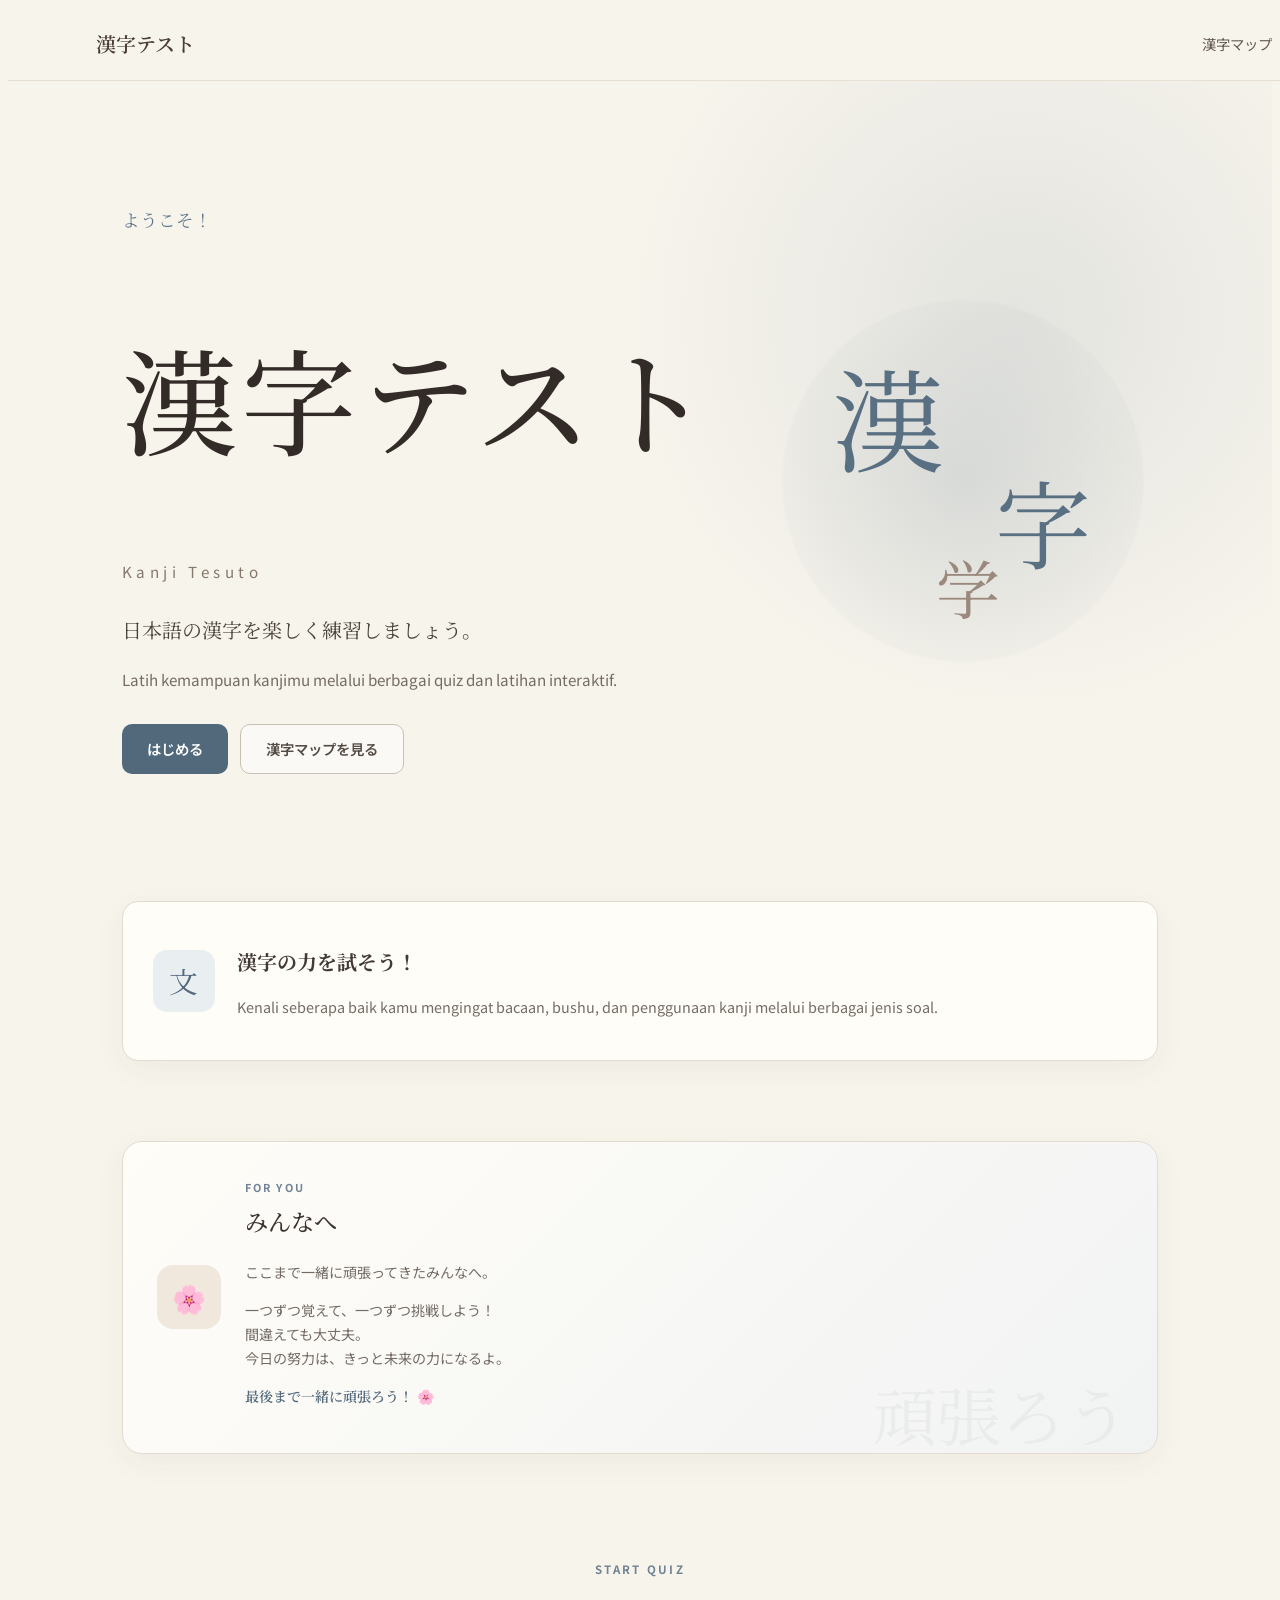
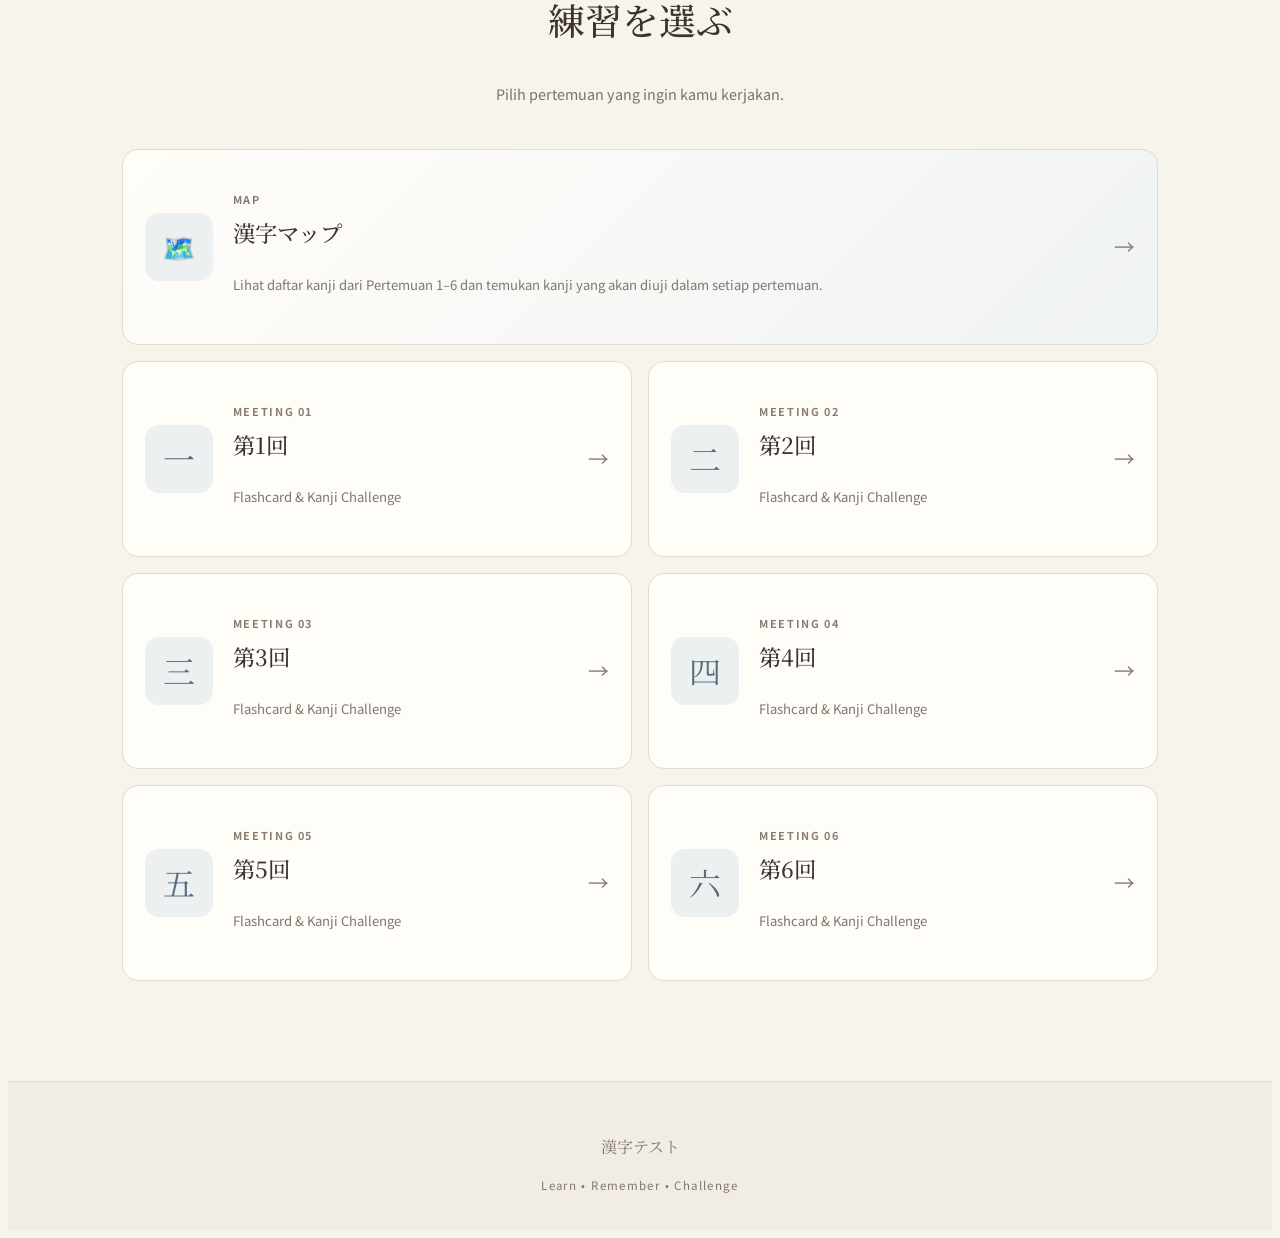
<file: index.html>
<!DOCTYPE html>
<html lang="ja">

<head>
    <meta charset="UTF-8">
    <meta name="viewport" content="width=device-width, initial-scale=1.0">

    <title>漢字テスト | Kanji Test</title>

    <!-- Google Fonts -->
    <link rel="preconnect" href="https://fonts.googleapis.com">
    <link rel="preconnect" href="https://fonts.gstatic.com" crossorigin>

    <link
        href="https://fonts.googleapis.com/css2?family=Noto+Sans+JP:wght@400;500;600;700&family=Noto+Serif+JP:wght@400;500;600;700&display=swap"
        rel="stylesheet">

    <!-- CSS -->
    <link rel="stylesheet" href="style.css">
</head>

<body>

    <!-- =========================
         NAVBAR
    ========================== -->
    <header class="navbar">

        <a href="index.html" class="logo">
            漢字テスト
        </a>

        <nav class="nav-menu">
            <a href="maps.html">漢字マップ</a>
            <a href="#meetings">練習する</a>
        </nav>

    </header>


    <!-- =========================
         MAIN
    ========================== -->
    <main>

        <!-- =========================
             HERO
        ========================== -->
        <section class="hero">

            <div class="hero-text">

                <p class="welcome-jp">
                    ようこそ！
                </p>

                <h1>
                    漢字テスト
                </h1>

                <p class="hero-subtitle">
                    Kanji Tesuto
                </p>

                <p class="hero-description">
                    日本語の漢字を楽しく練習しましょう。
                </p>

                <p class="hero-description-id">
                    Latih kemampuan kanjimu melalui berbagai quiz dan latihan interaktif.
                </p>

                <div class="hero-buttons">

                    <a href="#meetings" class="btn btn-primary">
                        はじめる
                    </a>

                    <a href="maps.html" class="btn btn-secondary">
                        漢字マップを見る
                    </a>

                </div>

            </div>


            <!-- Decorative Kanji -->
            <div class="hero-kanji" aria-hidden="true">

                <span class="kanji kanji-1">
                    漢
                </span>

                <span class="kanji kanji-2">
                    字
                </span>

                <span class="kanji kanji-3">
                    学
                </span>

            </div>

        </section>


        <!-- =========================
             WELCOME CARD
        ========================== -->
        <section class="welcome-section">

            <div class="welcome-card">

                <div class="welcome-icon">
                    文
                </div>

                <div>

                    <h2>
                        漢字の力を試そう！
                    </h2>

                    <p>
                        Kenali seberapa baik kamu mengingat bacaan, bushu, dan penggunaan kanji melalui berbagai jenis
                        soal.
                    </p>

                </div>

            </div>

        </section>


        <!-- =========================
             MESSAGE FOR FRIENDS
        ========================== -->
        <section class="message-section">

            <div class="message-card">

                <div class="message-icon">
                    🌸
                </div>

                <div class="message-content">

                    <span class="message-label">
                        FOR YOU
                    </span>

                    <h2>
                        みんなへ
                    </h2>

                    <p>
                        ここまで一緒に頑張ってきたみんなへ。
                    </p>

                    <p>
                        一つずつ覚えて、一つずつ挑戦しよう！<br>
                        間違えても大丈夫。<br>
                        今日の努力は、きっと未来の力になるよ。
                    </p>

                    <p class="message-end">
                        最後まで一緒に頑張ろう！ 🌸
                    </p>

                </div>

            </div>

        </section>


        <!-- =========================
             MENU
        ========================== -->
        <section class="menu-section" id="meetings">

            <div class="section-heading">

                <span class="section-label">
                    START QUIZ
                </span>

                <h2>
                    練習を選ぶ
                </h2>

                <p>
                    Pilih pertemuan yang ingin kamu kerjakan.
                </p>

            </div>


            <div class="menu-grid">

                <!-- Kanji Map -->
                <a href="maps.html" class="menu-card map-card">

                    <div class="card-icon">
                        🗺️
                    </div>

                    <div class="card-content">

                        <span class="card-number">
                            MAP
                        </span>

                        <h3>
                            漢字マップ
                        </h3>

                        <p>
                            Lihat daftar kanji dari Pertemuan 1–6 dan temukan
                            kanji yang akan diuji dalam setiap pertemuan.
                        </p>

                    </div>

                    <span class="arrow">
                        →
                    </span>

                </a>


                <!-- Meeting 1 -->
                <a href="pertemuan 1.html" class="menu-card">

                    <div class="card-icon">
                        一
                    </div>

                    <div class="card-content">

                        <span class="card-number">
                            MEETING 01
                        </span>

                        <h3>
                            第1回
                        </h3>

                        <p>
                            Flashcard & Kanji Challenge
                        </p>

                    </div>

                    <span class="arrow">
                        →
                    </span>

                </a>


                <!-- Meeting 2 -->
                <a href="pertemuan 2.html" class="menu-card">

                    <div class="card-icon">
                        二
                    </div>

                    <div class="card-content">

                        <span class="card-number">
                            MEETING 02
                        </span>

                        <h3>
                            第2回
                        </h3>

                        <p>
                            Flashcard & Kanji Challenge
                        </p>

                    </div>

                    <span class="arrow">
                        →
                    </span>

                </a>


                <!-- Meeting 3 -->
                <a href="pertemuan 3.html" class="menu-card">

                    <div class="card-icon">
                        三
                    </div>

                    <div class="card-content">

                        <span class="card-number">
                            MEETING 03
                        </span>

                        <h3>
                            第3回
                        </h3>

                        <p>
                            Flashcard & Kanji Challenge
                        </p>

                    </div>

                    <span class="arrow">
                        →
                    </span>

                </a>


                <!-- Meeting 4 -->
                <a href="pertemuan 4.html" class="menu-card">

                    <div class="card-icon">
                        四
                    </div>

                    <div class="card-content">

                        <span class="card-number">
                            MEETING 04
                        </span>

                        <h3>
                            第4回
                        </h3>

                        <p>
                            Flashcard & Kanji Challenge
                        </p>

                    </div>

                    <span class="arrow">
                        →
                    </span>

                </a>


                <!-- Meeting 5 -->
                <a href="pertemuan 5.html" class="menu-card">

                    <div class="card-icon">
                        五
                    </div>

                    <div class="card-content">

                        <span class="card-number">
                            MEETING 05
                        </span>

                        <h3>
                            第5回
                        </h3>

                        <p>
                            Flashcard & Kanji Challenge
                        </p>

                    </div>

                    <span class="arrow">
                        →
                    </span>

                </a>


                <!-- Meeting 6 -->
                <a href="pertemuan 6.html" class="menu-card">

                    <div class="card-icon">
                        六
                    </div>

                    <div class="card-content">

                        <span class="card-number">
                            MEETING 06
                        </span>

                        <h3>
                            第6回
                        </h3>

                        <p>
                            Flashcard & Kanji Challenge
                        </p>

                    </div>

                    <span class="arrow">
                        →
                    </span>

                </a>

            </div>

        </section>

    </main>


    <!-- =========================
         FOOTER
    ========================== -->
    <footer class="footer">

        <p>
            漢字テスト
        </p>

        <span>
            Learn • Remember • Challenge
        </span>

    </footer>


</body>

</html>
</file>
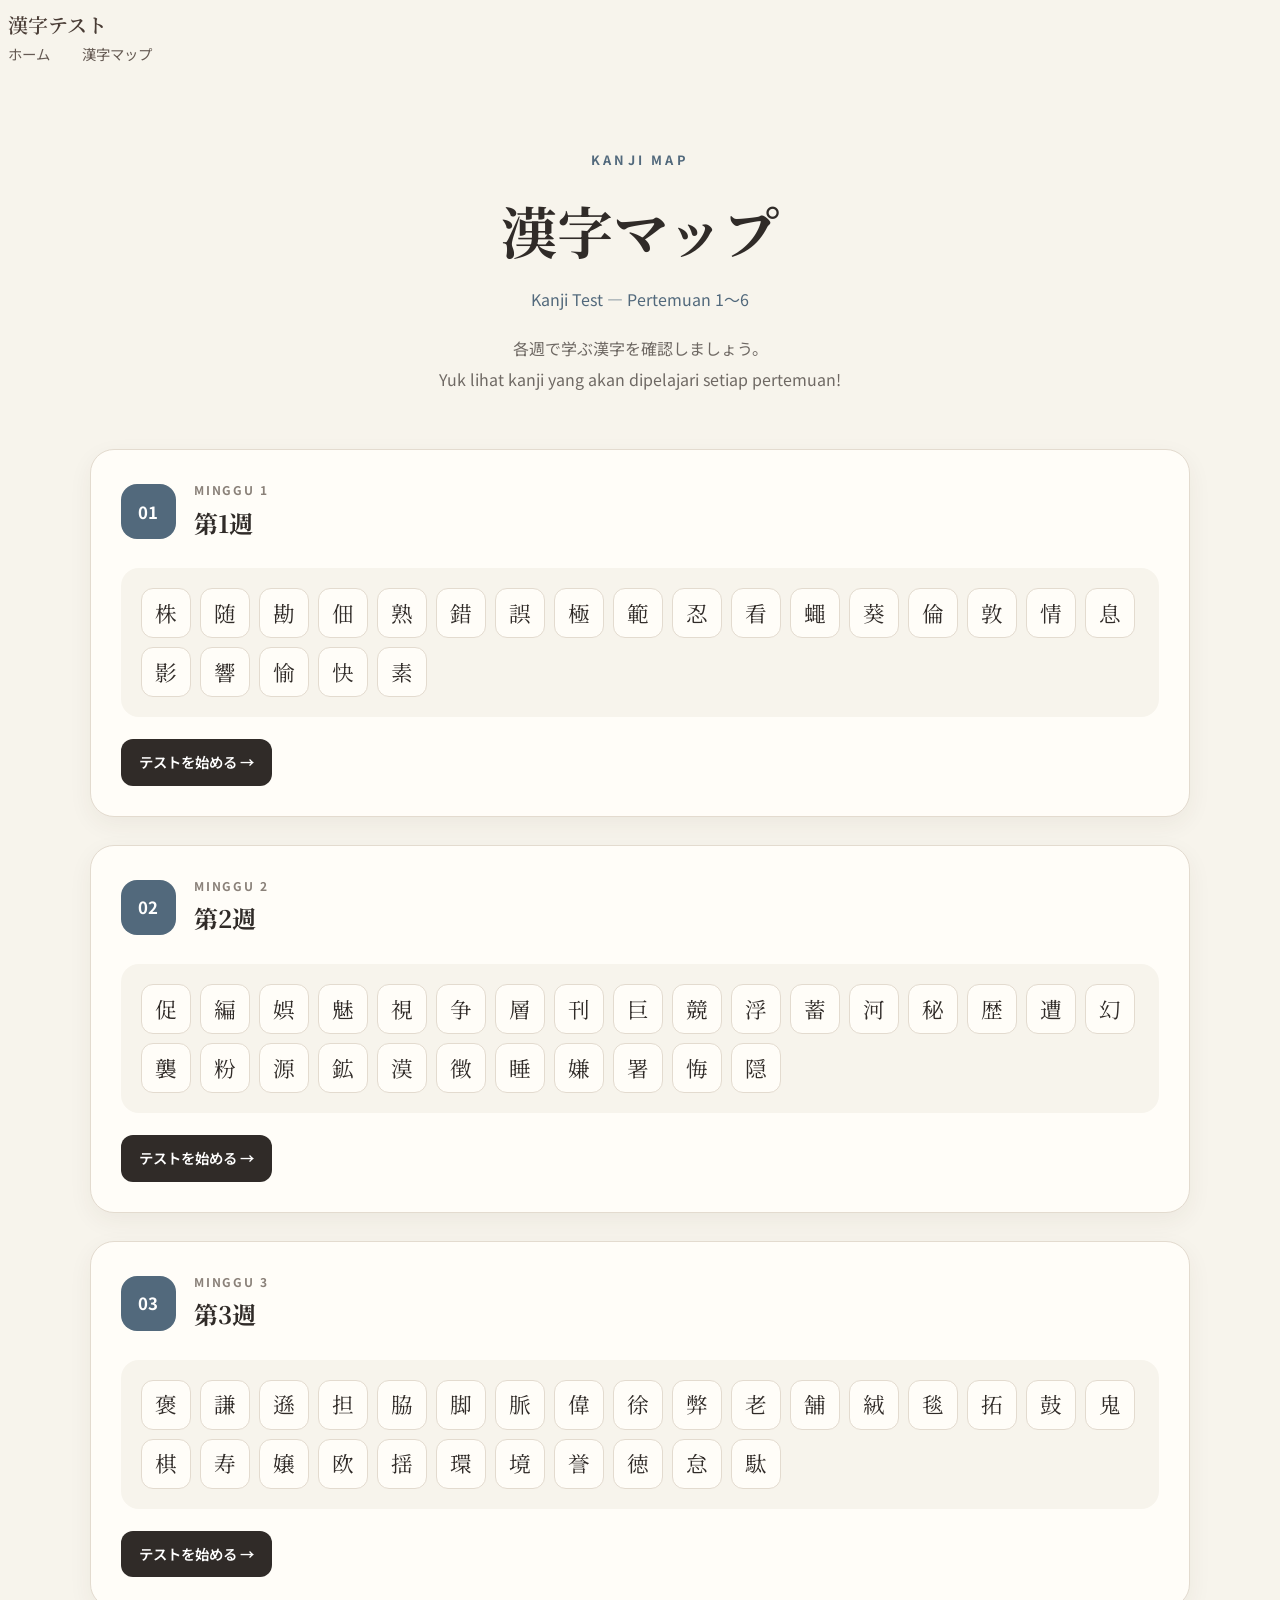
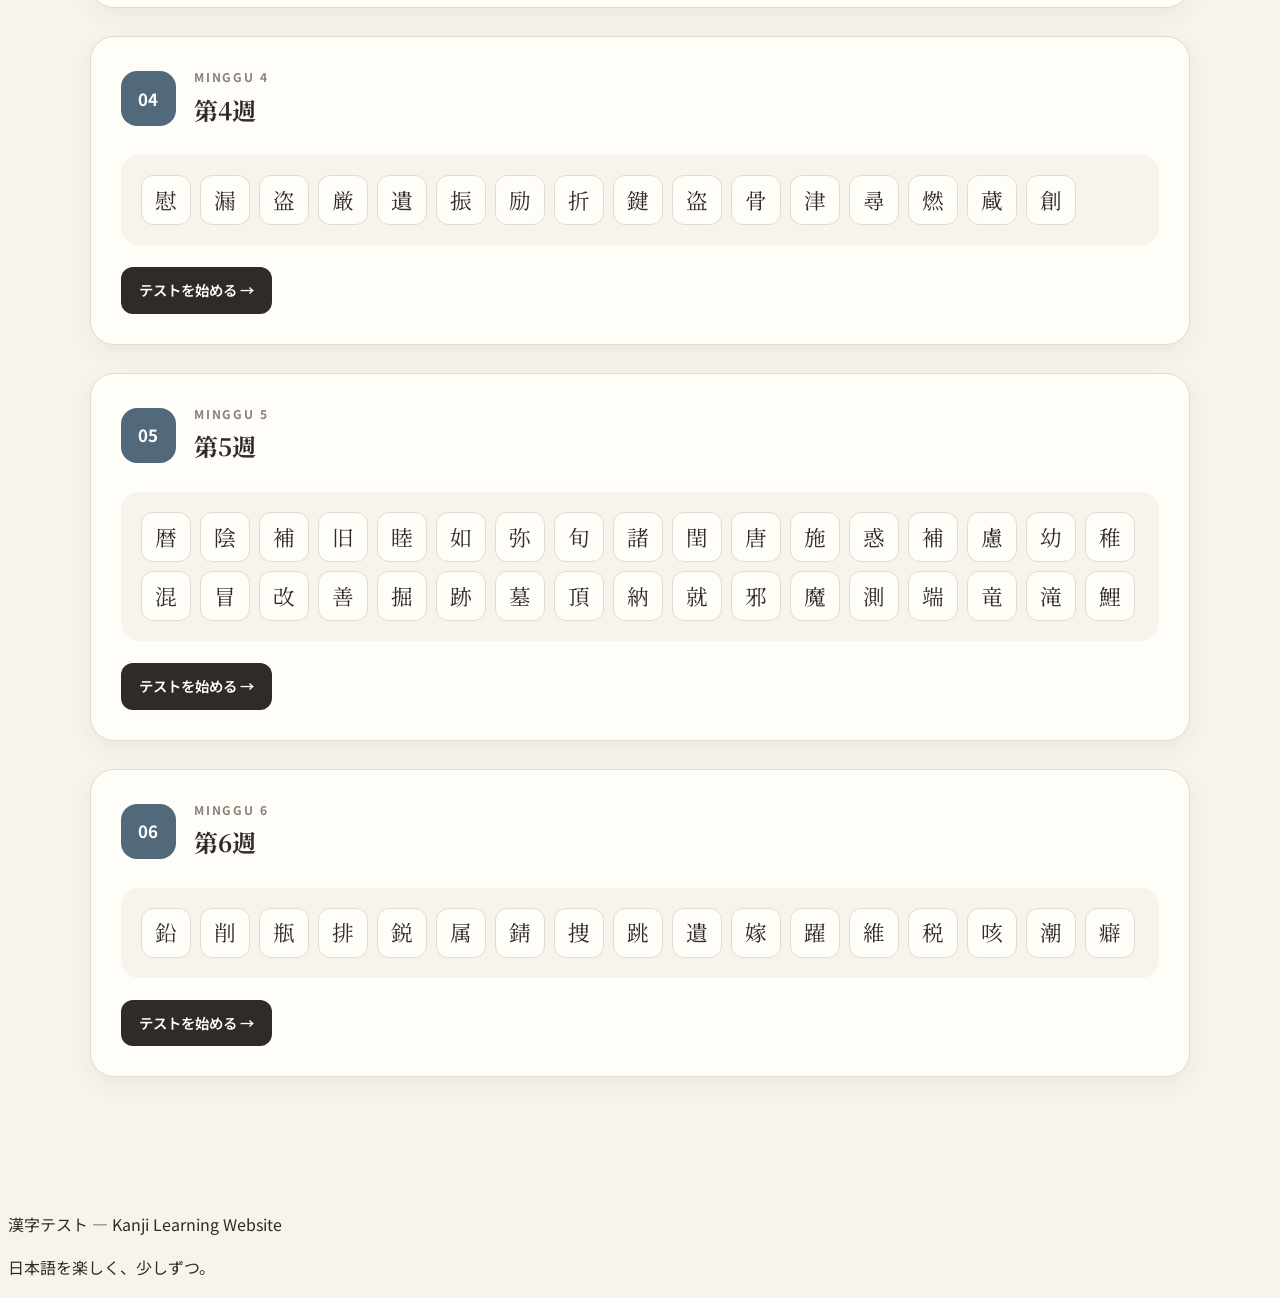
<file: maps.html>
<!DOCTYPE html>
<html lang="ja">
<head>
    <meta charset="UTF-8">
    <meta name="viewport" content="width=device-width, initial-scale=1.0">

    <title>漢字マップ | Kanji Map</title>

    <!-- Google Fonts -->
    <link rel="preconnect" href="https://fonts.googleapis.com">
    <link rel="preconnect" href="https://fonts.gstatic.com" crossorigin>
    <link href="https://fonts.googleapis.com/css2?family=Noto+Sans+JP:wght@400;500;600;700&family=Noto+Serif+JP:wght@400;500;600&display=swap" rel="stylesheet">

    <!-- CSS -->
    <link rel="stylesheet" href="style.css">
</head>

<body>

    <!-- ================= HEADER ================= -->
    <header class="site-header">
        <div class="header-inner">

            <a href="index.html" class="logo">
                漢字テスト
            </a>

            <nav class="nav-menu">
                <a href="index.html">ホーム</a>
                <a href="maps.html" class="active">漢字マップ</a>
            </nav>

        </div>
    </header>


    <!-- ================= MAIN ================= -->
    <main class="map-page">

        <!-- Page Title -->
        <section class="map-hero">
            <p class="map-label">KANJI MAP</p>

            <h1>漢字マップ</h1>

            <p class="map-subtitle">
                Kanji Test — Pertemuan 1〜6
            </p>

            <p class="map-description">
                各週で学ぶ漢字を確認しましょう。
                <br>
                Yuk lihat kanji yang akan dipelajari setiap pertemuan!
            </p>
        </section>


        <!-- ================= MINGGU 1 ================= -->
        <section class="kanji-week">

            <div class="week-header">
                <span class="week-number">01</span>

                <div>
                    <p class="week-label">MINGGU 1</p>
                    <h2>第1週</h2>
                </div>
            </div>

            <div class="kanji-list">

                <span>株</span>
                <span>随</span>
                <span>勘</span>
                <span>佃</span>
                <span>熟</span>
                <span>錯</span>
                <span>誤</span>
                <span>極</span>
                <span>範</span>
                <span>忍</span>
                <span>看</span>
                <span>蠅</span>
                <span>葵</span>
                <span>倫</span>
                <span>敦</span>
                <span>情</span>
                <span>息</span>
                <span>影</span>
                <span>響</span>
                <span>愉</span>
                <span>快</span>
                <span>素</span>

            </div>

            <a href="pertemuan 1.html" class="week-button">
                テストを始める →
            </a>

        </section>


        <!-- ================= MINGGU 2 ================= -->
        <section class="kanji-week">

            <div class="week-header">
                <span class="week-number">02</span>

                <div>
                    <p class="week-label">MINGGU 2</p>
                    <h2>第2週</h2>
                </div>
            </div>

            <div class="kanji-list">

                <span>促</span>
                <span>編</span>
                <span>娯</span>
                <span>魅</span>
                <span>視</span>
                <span>争</span>
                <span>層</span>
                <span>刊</span>
                <span>巨</span>
                <span>競</span>
                <span>浮</span>
                <span>蓄</span>
                <span>河</span>
                <span>秘</span>
                <span>歴</span>
                <span>遭</span>
                <span>幻</span>
                <span>襲</span>
                <span>粉</span>
                <span>源</span>
                <span>鉱</span>
                <span>漠</span>
                <span>徴</span>
                <span>睡</span>
                <span>嫌</span>
                <span>署</span>
                <span>悔</span>
                <span>隠</span>

            </div>

            <a href="pertemuan 2.html" class="week-button">
                テストを始める →
            </a>

        </section>


        <!-- ================= MINGGU 3 ================= -->
        <section class="kanji-week">

            <div class="week-header">
                <span class="week-number">03</span>

                <div>
                    <p class="week-label">MINGGU 3</p>
                    <h2>第3週</h2>
                </div>
            </div>

            <div class="kanji-list">

                <span>褒</span>
                <span>謙</span>
                <span>遜</span>
                <span>担</span>
                <span>脇</span>
                <span>脚</span>
                <span>脈</span>
                <span>偉</span>
                <span>徐</span>
                <span>弊</span>
                <span>老</span>
                <span>舗</span>
                <span>絨</span>
                <span>毯</span>
                <span>拓</span>
                <span>鼓</span>
                <span>鬼</span>
                <span>棋</span>
                <span>寿</span>
                <span>嬢</span>
                <span>欧</span>
                <span>揺</span>
                <span>環</span>
                <span>境</span>
                <span>誉</span>
                <span>徳</span>
                <span>怠</span>
                <span>駄</span>

            </div>

            <a href="pertemuan 3.html" class="week-button">
                テストを始める →
            </a>

        </section>


        <!-- ================= MINGGU 4 ================= -->
        <section class="kanji-week">

            <div class="week-header">
                <span class="week-number">04</span>

                <div>
                    <p class="week-label">MINGGU 4</p>
                    <h2>第4週</h2>
                </div>
            </div>

            <div class="kanji-list">

                <span>慰</span>
                <span>漏</span>
                <span>盗</span>
                <span>厳</span>
                <span>遺</span>
                <span>振</span>
                <span>励</span>
                <span>折</span>
                <span>鍵</span>
                <span>盗</span>
                <span>骨</span>
                <span>津</span>
                <span>尋</span>
                <span>燃</span>
                <span>蔵</span>
                <span>創</span>

            </div>

            <a href="pertemuan 4.html" class="week-button">
                テストを始める →
            </a>

        </section>


        <!-- ================= MINGGU 5 ================= -->
        <section class="kanji-week">

            <div class="week-header">
                <span class="week-number">05</span>

                <div>
                    <p class="week-label">MINGGU 5</p>
                    <h2>第5週</h2>
                </div>
            </div>

            <div class="kanji-list">

                <span>暦</span>
                <span>陰</span>
                <span>補</span>
                <span>旧</span>
                <span>睦</span>
                <span>如</span>
                <span>弥</span>
                <span>旬</span>
                <span>諸</span>
                <span>閏</span>
                <span>唐</span>
                <span>施</span>
                <span>惑</span>
                <span>補</span>
                <span>慮</span>
                <span>幼</span>
                <span>稚</span>
                <span>混</span>
                <span>冒</span>
                <span>改</span>
                <span>善</span>
                <span>掘</span>
                <span>跡</span>
                <span>墓</span>
                <span>頂</span>
                <span>納</span>
                <span>就</span>
                <span>邪</span>
                <span>魔</span>
                <span>測</span>
                <span>端</span>
                <span>竜</span>
                <span>滝</span>
                <span>鯉</span>

            </div>

            <a href="pertemuan 5.html" class="week-button">
                テストを始める →
            </a>

        </section>


        <!-- ================= MINGGU 6 ================= -->
        <section class="kanji-week">

            <div class="week-header">
                <span class="week-number">06</span>

                <div>
                    <p class="week-label">MINGGU 6</p>
                    <h2>第6週</h2>
                </div>
            </div>

            <div class="kanji-list">

                <span>鉛</span>
                <span>削</span>
                <span>瓶</span>
                <span>排</span>
                <span>鋭</span>
                <span>属</span>
                <span>錆</span>
                <span>捜</span>
                <span>跳</span>
                <span>遺</span>
                <span>嫁</span>
                <span>躍</span>
                <span>維</span>
                <span>税</span>
                <span>咳</span>
                <span>潮</span>
                <span>癖</span>

            </div>

            <a href="pertemuan 6.html" class="week-button">
                テストを始める →
            </a>

        </section>

    </main>


    <!-- ================= FOOTER ================= -->
    <footer class="site-footer">
        <p>漢字テスト — Kanji Learning Website</p>
        <p>日本語を楽しく、少しずつ。</p>
    </footer>

</body>
</html>
</file>
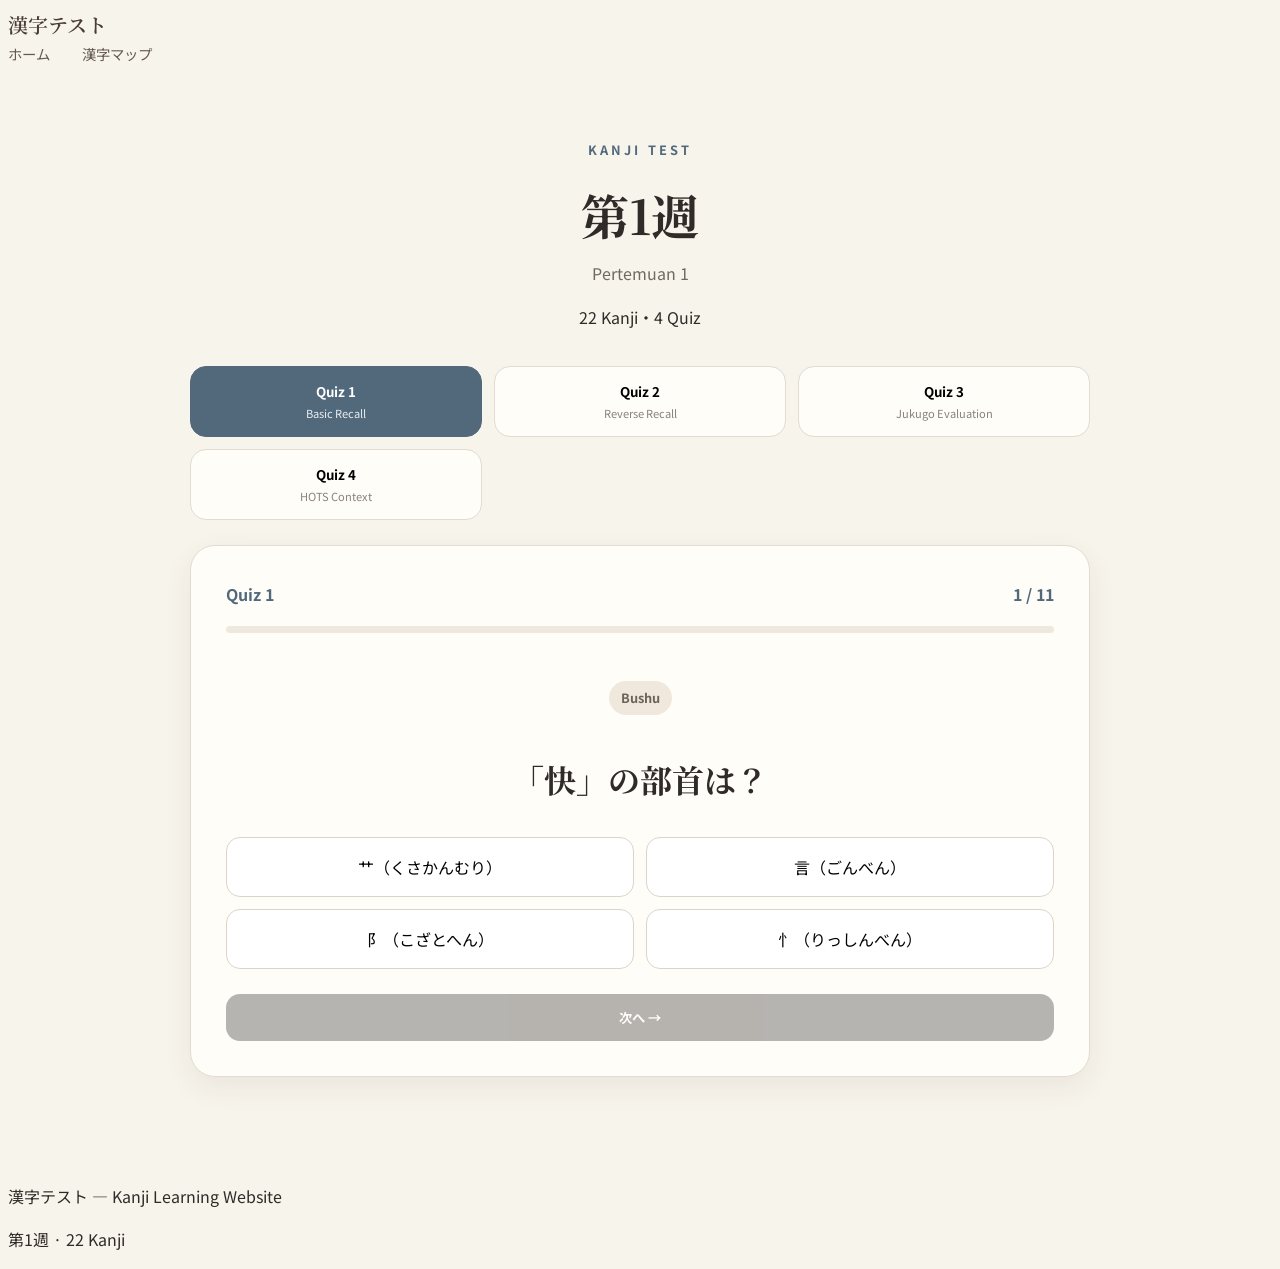
<file: pertemuan 1.html>
<!DOCTYPE html>
<html lang="ja">

<head>
    <meta charset="UTF-8">
    <meta name="viewport" content="width=device-width, initial-scale=1.0">

    <title>第1週 | 漢字テスト</title>

    <!-- Google Fonts -->
    <link rel="preconnect" href="https://fonts.googleapis.com">
    <link rel="preconnect" href="https://fonts.gstatic.com" crossorigin>

    <link
        href="https://fonts.googleapis.com/css2?family=Noto+Sans+JP:wght@400;500;600;700&family=Noto+Serif+JP:wght@400;500;600&display=swap"
        rel="stylesheet">

    <link rel="stylesheet" href="style.css">
</head>

<body>

    <!-- HEADER -->
    <header class="site-header">
        <div class="header-inner">

            <a href="index.html" class="logo">
                漢字テスト
            </a>

            <nav class="nav-menu">
                <a href="index.html">ホーム</a>
                <a href="maps.html">漢字マップ</a>
            </nav>

        </div>
    </header>


    <!-- MAIN -->
    <main class="quiz-page">

        <!-- PAGE TITLE -->
        <section class="quiz-hero">

            <p class="quiz-label">
                KANJI TEST
            </p>

            <h1>
                第1週
            </h1>

            <p class="quiz-subtitle">
                Pertemuan 1
            </p>

            <p>
                22 Kanji・4 Quiz
            </p>

        </section>


        <!-- QUIZ SELECTOR -->
        <section 
        class="quiz-selector" 
        id="mainQuizSelector"
        >

            <button class="quiz-select active" onclick="startQuiz(1)">
                <span>Quiz 1</span>
                <small>Basic Recall</small>
            </button>


            <button class="quiz-select" onclick="startQuiz(2)">
                <span>Quiz 2</span>
                <small>Reverse Recall</small>
            </button>


            <button class="quiz-select" onclick="startQuiz(3)">
                <span>Quiz 3</span>
                <small>Jukugo Evaluation</small>
            </button>


            <button class="quiz-select" onclick="startQuiz(4)">
                <span>Quiz 4</span>
                <small>HOTS Context</small>
            </button>


        </section>


        <!-- JUKUGO SESSION SELECTOR -->
        <section class="quiz-selector" id="jukugoSessionSelector" style="display: none;">

            <button class="quiz-select active" id="sessionButton1" onclick="selectJukugoSession(1)">
                <span>Sesi 1</span>
                <small>15 Jukugo</small>
            </button>


            <button class="quiz-select" id="sessionButton2" onclick="selectJukugoSession(2)">
                <span>Sesi 2</span>
                <small>15 Jukugo</small>
            </button>


            <button class="quiz-select" id="sessionButton3" onclick="selectJukugoSession(3)">
                <span>Sesi 3</span>
                <small>14 Jukugo</small>
            </button>

        </section>


        <!-- QUIZ AREA -->
        <section class="quiz-card" id="quizArea">

            <div class="quiz-top">

                <span id="quizTitle">
                    Quiz 1
                </span>

                <span id="questionNumber">
                    1 / 11
                </span>

            </div>


            <!-- PROGRESS -->
            <div class="progress-container">
                <div id="progressBar"></div>
            </div>


            <!-- QUESTION -->
            <div class="question-area">

                <p class="question-type" id="questionType">
                    Kunyomi
                </p>

                <h2 id="questionText">
                    Memuat soal...
                </h2>

                <div id="answerArea" class="answer-area">
                    <!-- JavaScript akan mengisi jawaban -->
                </div>

            </div>


            <!-- NEXT -->
            <button id="nextButton" class="next-button" onclick="nextQuestion()" disabled>
                次へ →
            </button>

        </section>


        <!-- RESULT -->
        <section class="result-card" id="resultArea" style="display: none;">

            <p class="result-label">
                QUIZ RESULT
            </p>

            <h2 id="resultTitle">
                すごい！
            </h2>

            <div class="score-circle">
                <span id="scoreText">
                    0%
                </span>
            </div>

            <p id="resultMessage">
                よくできました！
            </p>

            <div class="result-detail">

                <span id="correctText">
                    0 benar
                </span>

                <span id="wrongText">
                    0 salah
                </span>

            </div>


            <div class="result-buttons">

                <button class="retry-button" onclick="retryQuiz()">
                    もう一度
                </button>


                <button id="nextSessionButton" class="retry-button" onclick="goToNextSession()" style="display: none;">
                    次のセッション →
                </button>


                <a href="maps.html" class="map-button">
                    漢字マップへ
                </a>

            </div>

        </section>

    </main>


    <!-- FOOTER -->
    <footer class="site-footer">

        <p>
            漢字テスト — Kanji Learning Website
        </p>

        <p>
            第1週 · 22 Kanji
        </p>

    </footer>


    <!-- JAVASCRIPT -->
    <script src="script.js"></script>

</body>

</html>
</file>
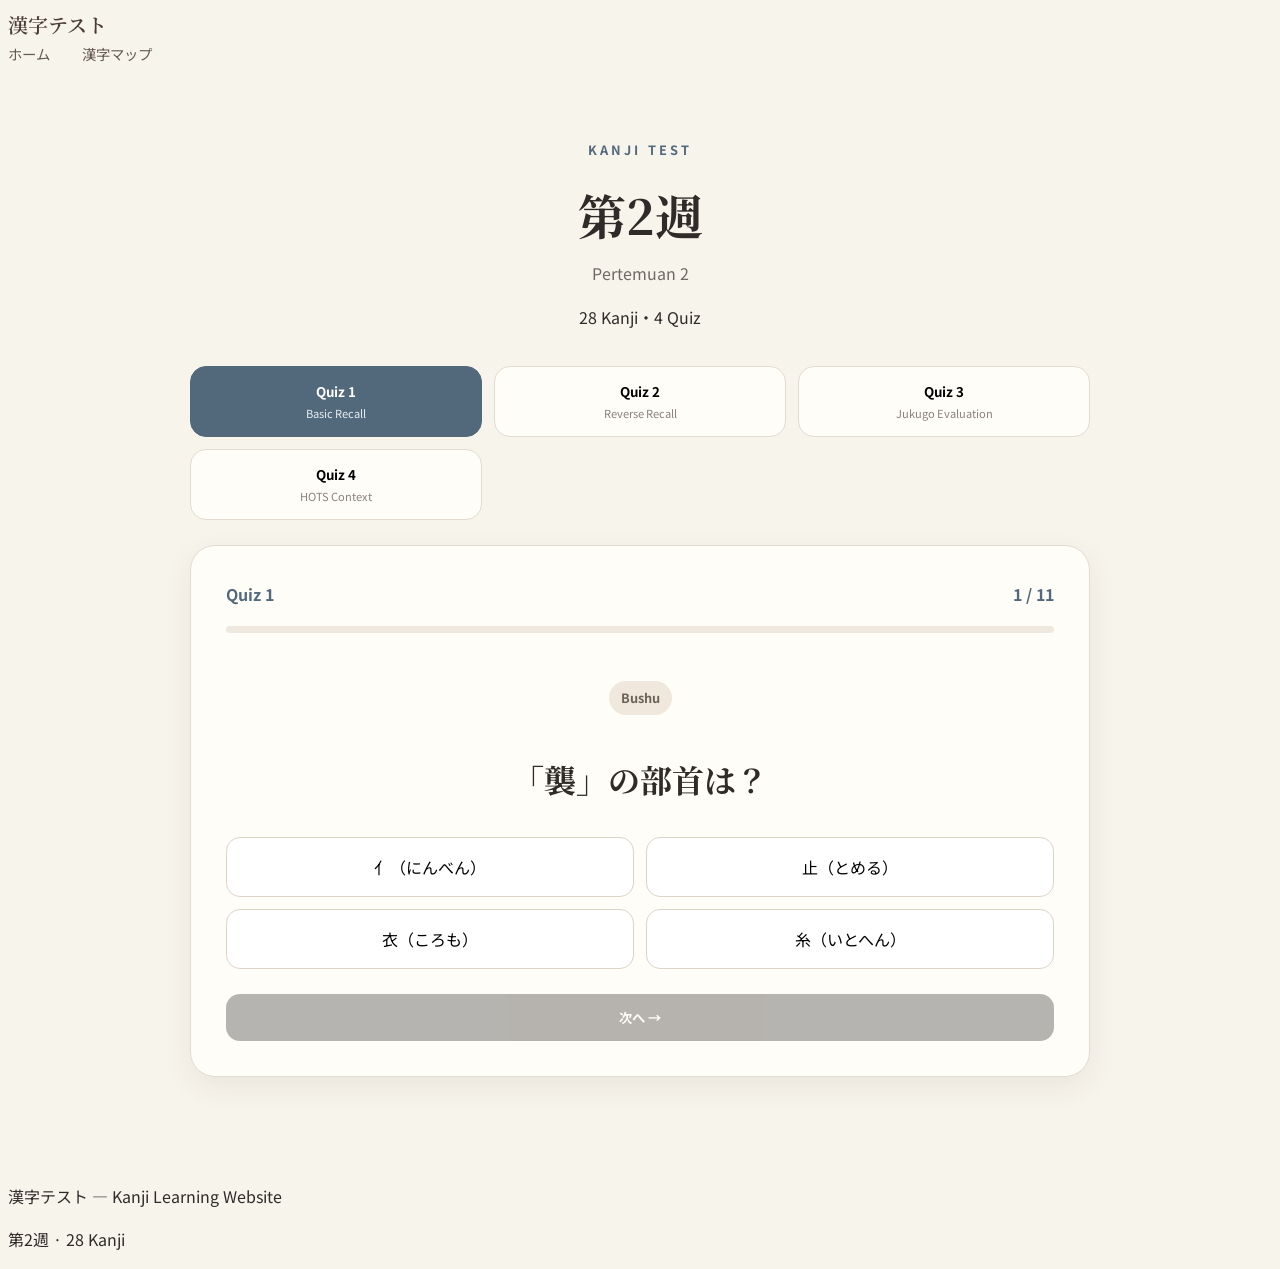
<file: pertemuan 2.html>
<!DOCTYPE html>
<html lang="ja">
<head>
    <meta charset="UTF-8">
    <meta name="viewport" content="width=device-width, initial-scale=1.0">

    <title>第2週 | 漢字テスト</title>

    <!-- Google Fonts -->
    <link rel="preconnect" href="https://fonts.googleapis.com">
    <link rel="preconnect" href="https://fonts.gstatic.com" crossorigin>

    <link href="https://fonts.googleapis.com/css2?family=Noto+Sans+JP:wght@400;500;600;700&family=Noto+Serif+JP:wght@400;500;600&display=swap" rel="stylesheet">

    <link rel="stylesheet" href="style.css">
</head>

<body>

    <!-- HEADER -->
    <header class="site-header">
        <div class="header-inner">

            <a href="index.html" class="logo">
                漢字テスト
            </a>

            <nav class="nav-menu">
                <a href="index.html">ホーム</a>
                <a href="maps.html">漢字マップ</a>
            </nav>

        </div>
    </header>


    <!-- MAIN -->
    <main class="quiz-page">

        <!-- PAGE TITLE -->
        <section class="quiz-hero">

            <p class="quiz-label">
                KANJI TEST
            </p>

            <h1>
                第2週
            </h1>

            <p class="quiz-subtitle">
                Pertemuan 2
            </p>

            <p>
                28 Kanji・4 Quiz
            </p>

        </section>


        <!-- QUIZ SELECTOR -->
        <section
            class="quiz-selector"
            id="mainQuizSelector"
        >

            <button
                class="quiz-select active"
                onclick="startQuiz(1)"
            >
                <span>Quiz 1</span>
                <small>Basic Recall</small>
            </button>


            <button
                class="quiz-select"
                onclick="startQuiz(2)"
            >
                <span>Quiz 2</span>
                <small>Reverse Recall</small>
            </button>


            <button
                class="quiz-select"
                onclick="startQuiz(3)"
            >
                <span>Quiz 3</span>
                <small>Jukugo Evaluation</small>
            </button>


            <button
                class="quiz-select"
                onclick="startQuiz(4)"
            >
                <span>Quiz 4</span>
                <small>HOTS Context</small>
            </button>

        </section>


        <!-- JUKUGO SESSION SELECTOR -->
        <section
            class="quiz-selector"
            id="jukugoSessionSelector"
            style="display: none;"
        >

            <button
                class="quiz-select active"
                id="sessionButton1"
                onclick="selectJukugoSession(1)"
            >
                <span>Sesi 1</span>
                <small>19 Jukugo</small>
            </button>


            <button
                class="quiz-select"
                id="sessionButton2"
                onclick="selectJukugoSession(2)"
            >
                <span>Sesi 2</span>
                <small>19 Jukugo</small>
            </button>


            <button
                class="quiz-select"
                id="sessionButton3"
                onclick="selectJukugoSession(3)"
            >
                <span>Sesi 3</span>
                <small>18 Jukugo</small>
            </button>

        </section>


        <!-- QUIZ AREA -->
        <section
            class="quiz-card"
            id="quizArea"
        >

            <div class="quiz-top">

                <span id="quizTitle">
                    Quiz 1
                </span>

                <span id="questionNumber">
                    1 / 11
                </span>

            </div>


            <!-- PROGRESS -->
            <div class="progress-container">
                <div id="progressBar"></div>
            </div>


            <!-- QUESTION -->
            <div class="question-area">

                <p
                    class="question-type"
                    id="questionType"
                >
                    Kunyomi
                </p>

                <h2 id="questionText">
                    Memuat soal...
                </h2>

                <div
                    id="answerArea"
                    class="answer-area"
                >
                    <!-- JavaScript akan mengisi jawaban -->
                </div>

            </div>


            <!-- NEXT -->
            <button
                id="nextButton"
                class="next-button"
                onclick="nextQuestion()"
                disabled
            >
                次へ →
            </button>

        </section>


        <!-- RESULT -->
        <section
            class="result-card"
            id="resultArea"
            style="display: none;"
        >

            <p class="result-label">
                QUIZ RESULT
            </p>

            <h2 id="resultTitle">
                すごい！
            </h2>

            <div class="score-circle">
                <span id="scoreText">
                    0%
                </span>
            </div>

            <p id="resultMessage">
                よくできました！
            </p>

            <div class="result-detail">

                <span id="correctText">
                    0 benar
                </span>

                <span id="wrongText">
                    0 salah
                </span>

            </div>


            <div class="result-buttons">

                <button
                    class="retry-button"
                    onclick="retryQuiz()"
                >
                    もう一度
                </button>


                <button
                    id="nextSessionButton"
                    class="retry-button"
                    onclick="goToNextSession()"
                    style="display: none;"
                >
                    次のセッション →
                </button>


                <a
                    href="maps.html"
                    class="map-button"
                >
                    漢字マップへ
                </a>

            </div>

        </section>

    </main>


    <!-- FOOTER -->
    <footer class="site-footer">

        <p>
            漢字テスト — Kanji Learning Website
        </p>

        <p>
            第2週 · 28 Kanji
        </p>

    </footer>


    <!-- JAVASCRIPT -->
    <script src="script2.js"></script>

</body>
</html>
</file>
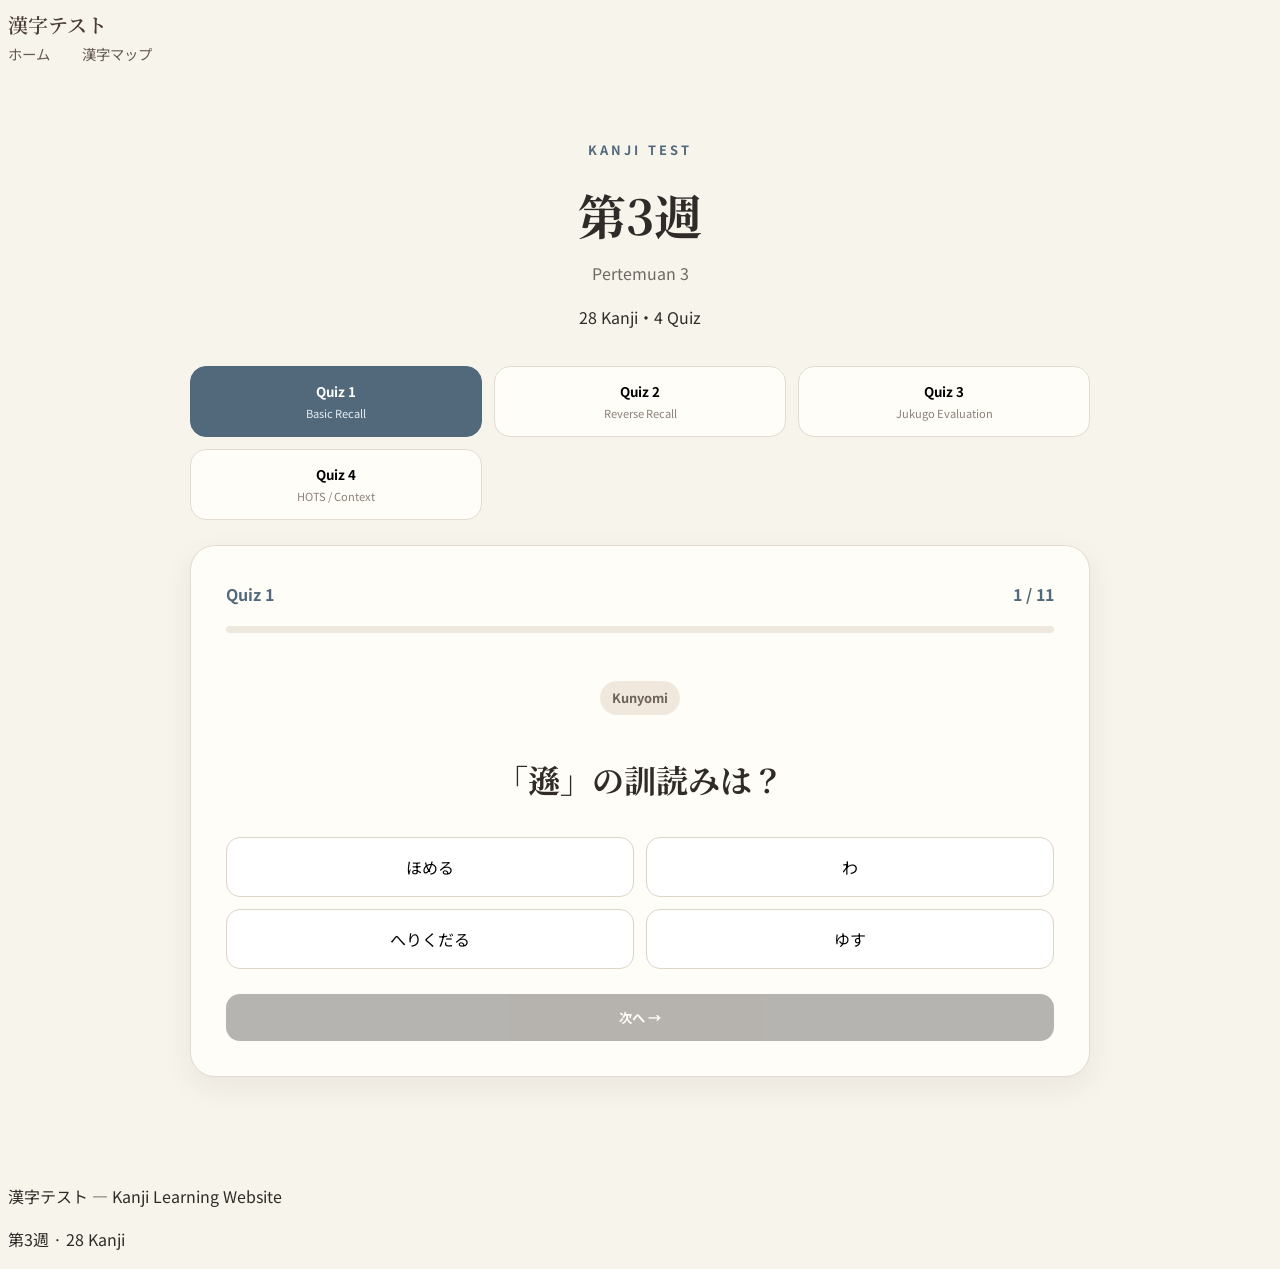
<file: pertemuan 3.html>
<!DOCTYPE html>
<html lang="ja">
<head>
    <meta charset="UTF-8">
    <meta name="viewport" content="width=device-width, initial-scale=1.0">

    <title>第3週 | 漢字テスト</title>

    <!-- Google Fonts -->
    <link rel="preconnect" href="https://fonts.googleapis.com">
    <link rel="preconnect" href="https://fonts.gstatic.com" crossorigin>

    <link href="https://fonts.googleapis.com/css2?family=Noto+Sans+JP:wght@400;500;600;700&family=Noto+Serif+JP:wght@400;500;600&display=swap" rel="stylesheet">

    <link rel="stylesheet" href="style.css">
</head>

<body>

    <!-- HEADER -->
    <header class="site-header">
        <div class="header-inner">

            <a href="index.html" class="logo">
                漢字テスト
            </a>

            <nav class="nav-menu">
                <a href="index.html">ホーム</a>
                <a href="maps.html">漢字マップ</a>
            </nav>

        </div>
    </header>


    <!-- MAIN -->
    <main class="quiz-page">

        <!-- PAGE TITLE -->
        <section class="quiz-hero">

            <p class="quiz-label">
                KANJI TEST
            </p>

            <h1>
                第3週
            </h1>

            <p class="quiz-subtitle">
                Pertemuan 3
            </p>

            <p>
                28 Kanji・4 Quiz
            </p>

        </section>


        <!-- QUIZ SELECTOR -->
        <section class="quiz-selector">

            <button
                class="quiz-select active"
                onclick="startQuiz(1)"
            >
                <span>Quiz 1</span>
                <small>Basic Recall</small>
            </button>


            <button
                class="quiz-select"
                onclick="startQuiz(2)"
            >
                <span>Quiz 2</span>
                <small>Reverse Recall</small>
            </button>


            <button
                class="quiz-select"
                onclick="startQuiz(3)"
            >
                <span>Quiz 3</span>
                <small>Jukugo Evaluation</small>
            </button>


            <button
                class="quiz-select"
                onclick="startQuiz(4)"
            >
                <span>Quiz 4</span>
                <small>HOTS / Context</small>
            </button>

        </section>


        <!-- JUKUGO SESSION SELECTOR -->
        <section
            class="quiz-selector"
            id="jukugoSessionSelector"
            style="display: none;"
        >

            <button
                class="quiz-select active"
                id="sessionButton1"
                onclick="selectJukugoSession(1)"
            >
                <span>Sesi 1</span>
                <small>19 Jukugo</small>
            </button>


            <button
                class="quiz-select"
                id="sessionButton2"
                onclick="selectJukugoSession(2)"
            >
                <span>Sesi 2</span>
                <small>19 Jukugo</small>
            </button>


            <button
                class="quiz-select"
                id="sessionButton3"
                onclick="selectJukugoSession(3)"
            >
                <span>Sesi 3</span>
                <small>18 Jukugo</small>
            </button>

        </section>


        <!-- QUIZ AREA -->
        <section
            class="quiz-card"
            id="quizArea"
        >

            <div class="quiz-top">

                <span id="quizTitle">
                    Quiz 1
                </span>

                <span id="questionNumber">
                    1 / 11
                </span>

            </div>


            <!-- PROGRESS -->
            <div class="progress-container">
                <div id="progressBar"></div>
            </div>


            <!-- QUESTION -->
            <div class="question-area">

                <p
                    class="question-type"
                    id="questionType"
                >
                    Kunyomi
                </p>

                <h2 id="questionText">
                    Memuat soal...
                </h2>

                <div
                    id="answerArea"
                    class="answer-area"
                >
                </div>

            </div>


            <!-- NEXT -->
            <button
                id="nextButton"
                class="next-button"
                onclick="nextQuestion()"
                disabled
            >
                次へ →
            </button>

        </section>


        <!-- RESULT -->
        <section
            class="result-card"
            id="resultArea"
            style="display: none;"
        >

            <p class="result-label">
                QUIZ RESULT
            </p>

            <h2 id="resultTitle">
                すごい！
            </h2>

            <div class="score-circle">

                <span id="scoreText">
                    0%
                </span>

            </div>

            <p id="resultMessage">
                よくできました！
            </p>

            <div class="result-detail">

                <span id="correctText">
                    0 benar
                </span>

                <span id="wrongText">
                    0 salah
                </span>

            </div>


            <div class="result-buttons">

                <button
                    class="retry-button"
                    onclick="retryQuiz()"
                >
                    もう一度
                </button>


                <button
                    id="nextSessionButton"
                    class="retry-button"
                    onclick="goToNextSession()"
                    style="display: none;"
                >
                    次のセッション →
                </button>


                <a
                    href="maps.html"
                    class="map-button"
                >
                    漢字マップへ
                </a>

            </div>

        </section>

    </main>


    <!-- FOOTER -->
    <footer class="site-footer">

        <p>
            漢字テスト — Kanji Learning Website
        </p>

        <p>
            第3週 · 28 Kanji
        </p>

    </footer>


    <!-- JAVASCRIPT -->
    <script src="script3.js"></script>

</body>
</html>
</file>
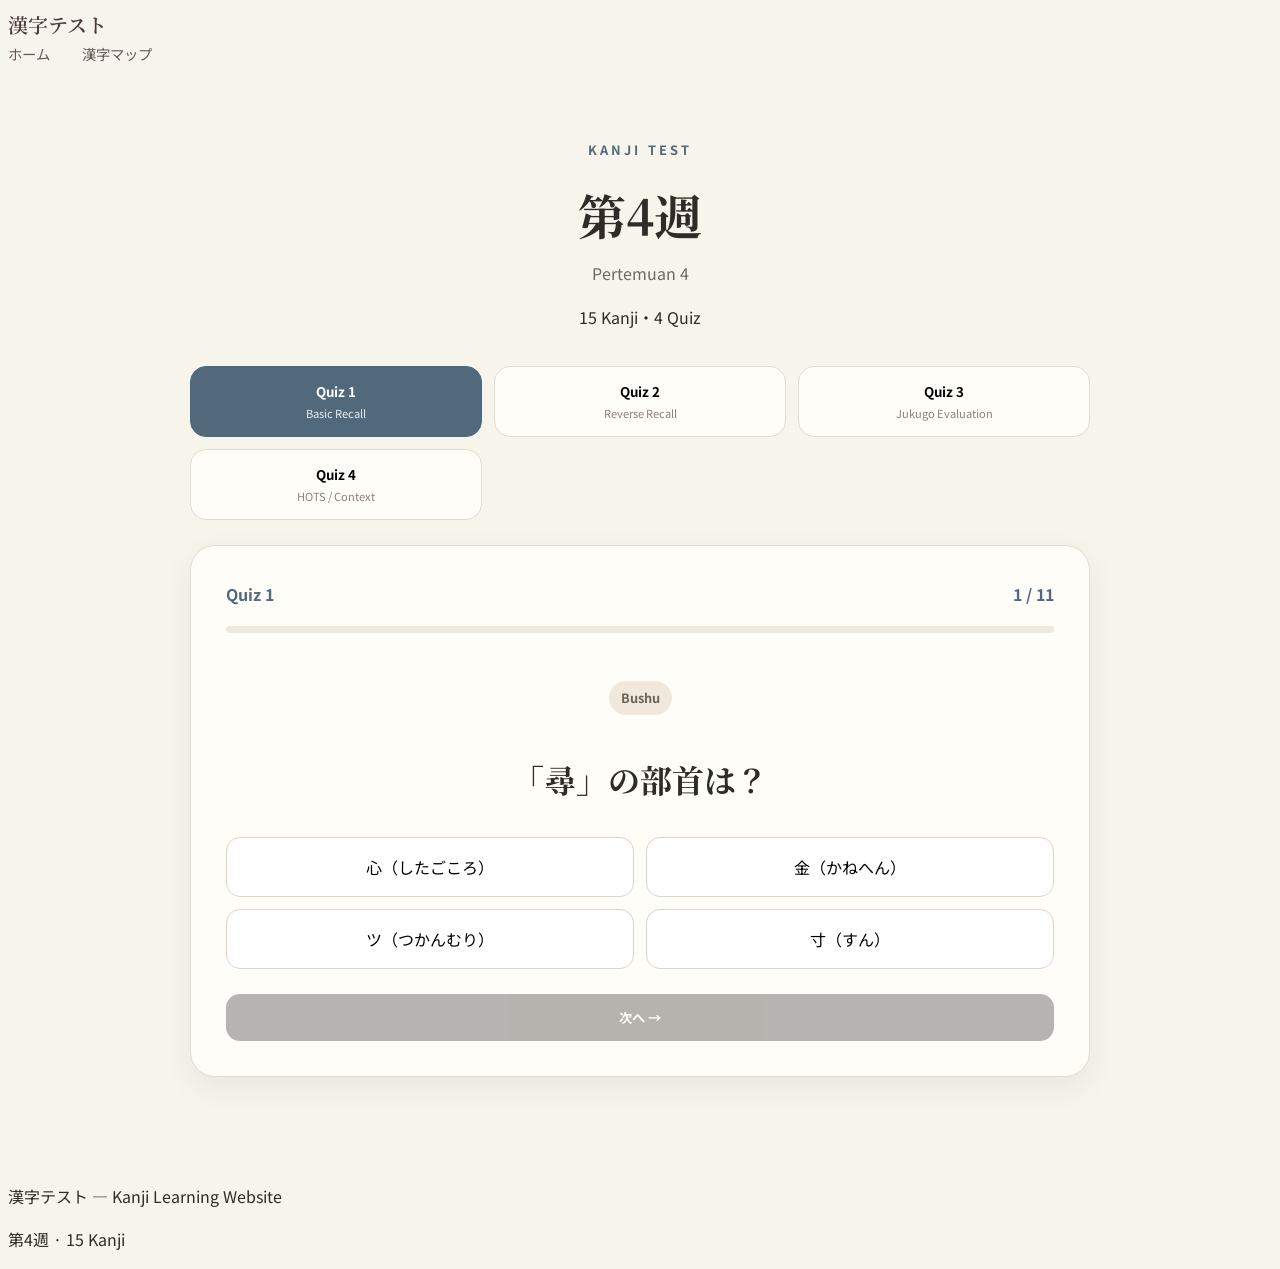
<file: pertemuan 4.html>
<!DOCTYPE html>
<html lang="ja">
<head>
    <meta charset="UTF-8">
    <meta name="viewport" content="width=device-width, initial-scale=1.0">

    <title>第4週 | 漢字テスト</title>

    <!-- Google Fonts -->
    <link rel="preconnect" href="https://fonts.googleapis.com">
    <link rel="preconnect" href="https://fonts.gstatic.com" crossorigin>

    <link href="https://fonts.googleapis.com/css2?family=Noto+Sans+JP:wght@400;500;600;700&family=Noto+Serif+JP:wght@400;500;600&display=swap" rel="stylesheet">

    <link rel="stylesheet" href="style.css">
</head>

<body>

<header class="site-header">
    <div class="header-inner">

        <a href="index.html" class="logo">
            漢字テスト
        </a>

        <nav class="nav-menu">
            <a href="index.html">ホーム</a>
            <a href="maps.html">漢字マップ</a>
        </nav>

    </div>
</header>


<main class="quiz-page">

    <section class="quiz-hero">

        <p class="quiz-label">
            KANJI TEST
        </p>

        <h1>
            第4週
        </h1>

        <p class="quiz-subtitle">
            Pertemuan 4
        </p>

        <p>
            15 Kanji・4 Quiz
        </p>

    </section>


    <!-- QUIZ SELECTOR -->

    <section class="quiz-selector">

        <button
            class="quiz-select active"
            onclick="startQuiz(1)"
        >
            <span>Quiz 1</span>
            <small>Basic Recall</small>
        </button>

        <button
            class="quiz-select"
            onclick="startQuiz(2)"
        >
            <span>Quiz 2</span>
            <small>Reverse Recall</small>
        </button>

        <button
            class="quiz-select"
            onclick="startQuiz(3)"
        >
            <span>Quiz 3</span>
            <small>Jukugo Evaluation</small>
        </button>

        <button
            class="quiz-select"
            onclick="startQuiz(4)"
        >
            <span>Quiz 4</span>
            <small>HOTS / Context</small>
        </button>

    </section>


    <!-- JUKUGO SESSION SELECTOR -->

    <section
        class="quiz-selector"
        id="jukugoSessionSelector"
        style="display: none;"
    >

        <button
            class="quiz-select active"
            id="sessionButton1"
            onclick="selectJukugoSession(1)"
        >
            <span>Sesi 1</span>
            <small>10 Jukugo</small>
        </button>

        <button
            class="quiz-select"
            id="sessionButton2"
            onclick="selectJukugoSession(2)"
        >
            <span>Sesi 2</span>
            <small>10 Jukugo</small>
        </button>

        <button
            class="quiz-select"
            id="sessionButton3"
            onclick="selectJukugoSession(3)"
        >
            <span>Sesi 3</span>
            <small>10 Jukugo</small>
        </button>

    </section>


    <!-- QUIZ AREA -->

    <section
        class="quiz-card"
        id="quizArea"
    >

        <div class="quiz-top">

            <span id="quizTitle">
                Quiz 1
            </span>

            <span id="questionNumber">
                1 / 11
            </span>

        </div>


        <div class="progress-container">

            <div id="progressBar"></div>

        </div>


        <div class="question-area">

            <p
                class="question-type"
                id="questionType"
            >
                Kunyomi
            </p>

            <h2 id="questionText">
                Memuat soal...
            </h2>

            <div
                id="answerArea"
                class="answer-area"
            >
            </div>

        </div>


        <button
            id="nextButton"
            class="next-button"
            onclick="nextQuestion()"
            disabled
        >
            次へ →
        </button>

    </section>


    <!-- RESULT -->

    <section
        class="result-card"
        id="resultArea"
        style="display: none;"
    >

        <p class="result-label">
            QUIZ RESULT
        </p>

        <h2 id="resultTitle">
            すごい！
        </h2>


        <div class="score-circle">

            <span id="scoreText">
                0%
            </span>

        </div>


        <p id="resultMessage">
            よくできました！
        </p>


        <div class="result-detail">

            <span id="correctText">
                0 benar
            </span>

            <span id="wrongText">
                0 salah
            </span>

        </div>


        <div class="result-buttons">

            <button
                class="retry-button"
                onclick="retryQuiz()"
            >
                もう一度
            </button>


            <button
                id="nextSessionButton"
                class="retry-button"
                onclick="goToNextSession()"
                style="display: none;"
            >
                次のセッション →
            </button>


            <a
                href="maps.html"
                class="map-button"
            >
                漢字マップへ
            </a>

        </div>

    </section>

</main>


<footer class="site-footer">

    <p>
        漢字テスト — Kanji Learning Website
    </p>

    <p>
        第4週 · 15 Kanji
    </p>

</footer>


<script src="script4.js"></script>

</body>
</html>
</file>
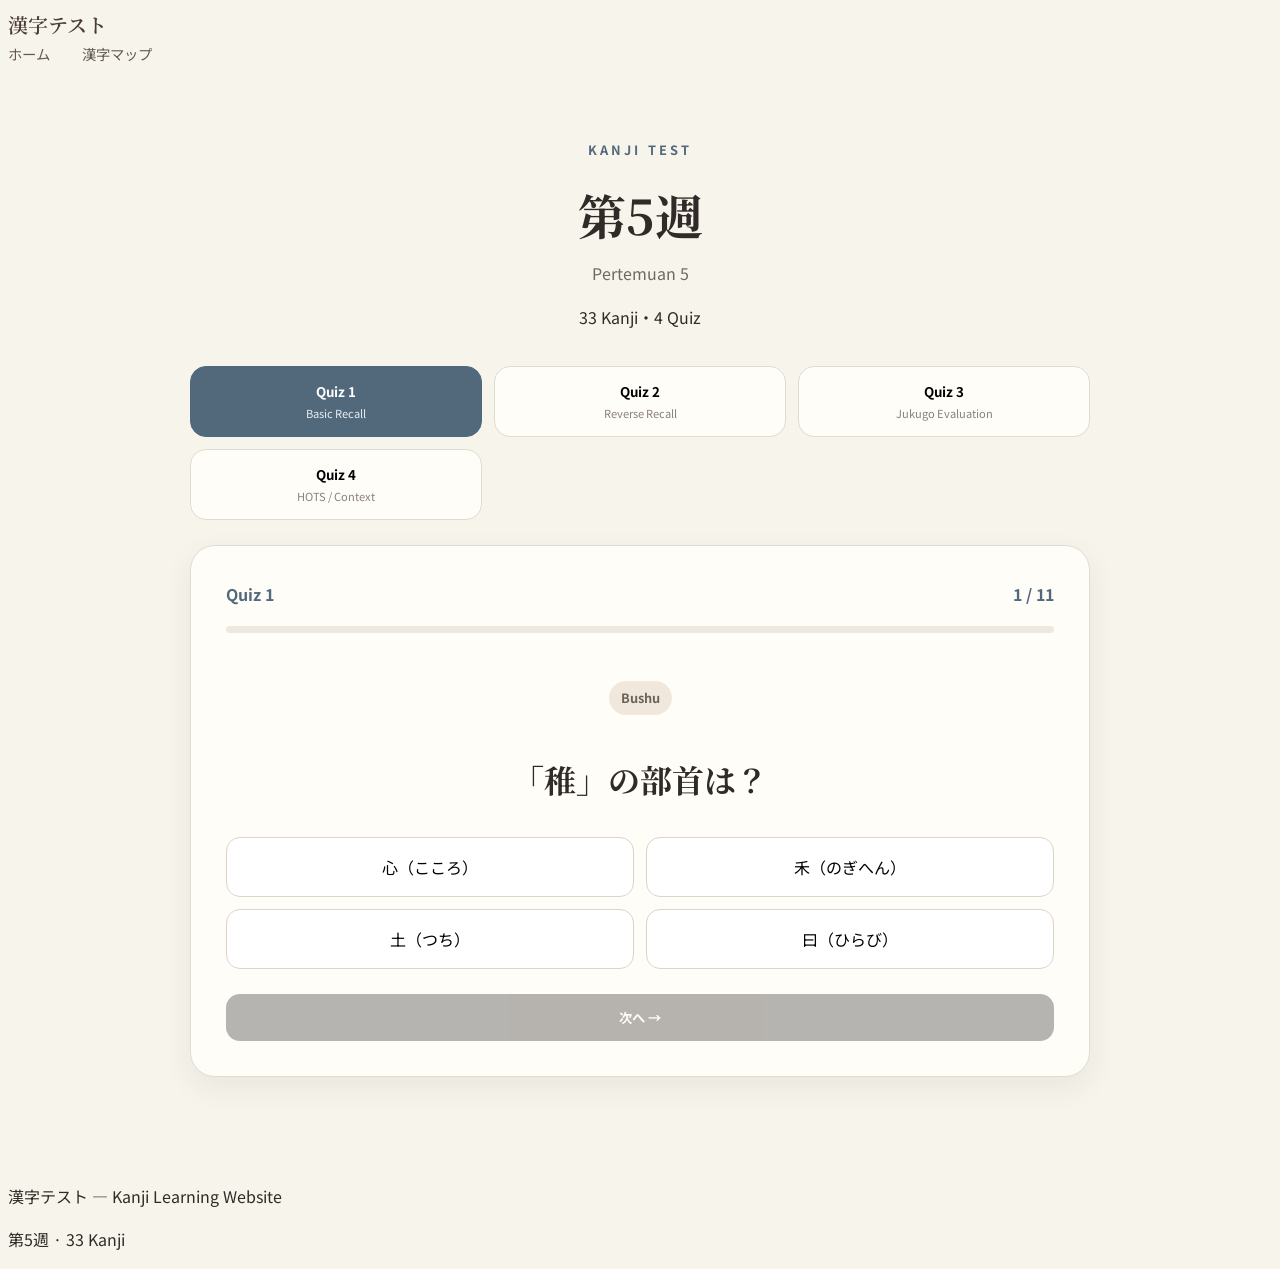
<file: pertemuan 5.html>
<!DOCTYPE html>
<html lang="ja">
<head>
    <meta charset="UTF-8">
    <meta name="viewport" content="width=device-width, initial-scale=1.0">

    <title>第5週 | 漢字テスト</title>

    <!-- Google Fonts -->
    <link rel="preconnect" href="https://fonts.googleapis.com">
    <link rel="preconnect" href="https://fonts.gstatic.com" crossorigin>

    <link href="https://fonts.googleapis.com/css2?family=Noto+Sans+JP:wght@400;500;600;700&family=Noto+Serif+JP:wght@400;500;600&display=swap" rel="stylesheet">

    <link rel="stylesheet" href="style.css">
</head>

<body>

<header class="site-header">
    <div class="header-inner">

        <a href="index.html" class="logo">
            漢字テスト
        </a>

        <nav class="nav-menu">
            <a href="index.html">ホーム</a>
            <a href="maps.html">漢字マップ</a>
        </nav>

    </div>
</header>


<main class="quiz-page">

    <section class="quiz-hero">

        <p class="quiz-label">
            KANJI TEST
        </p>

        <h1>
            第5週
        </h1>

        <p class="quiz-subtitle">
            Pertemuan 5
        </p>

        <p>
            33 Kanji・4 Quiz
        </p>

    </section>


    <!-- QUIZ SELECTOR -->

    <section class="quiz-selector">

        <button
            class="quiz-select active"
            onclick="startQuiz(1)"
        >
            <span>Quiz 1</span>
            <small>Basic Recall</small>
        </button>

        <button
            class="quiz-select"
            onclick="startQuiz(2)"
        >
            <span>Quiz 2</span>
            <small>Reverse Recall</small>
        </button>

        <button
            class="quiz-select"
            onclick="startQuiz(3)"
        >
            <span>Quiz 3</span>
            <small>Jukugo Evaluation</small>
        </button>

        <button
            class="quiz-select"
            onclick="startQuiz(4)"
        >
            <span>Quiz 4</span>
            <small>HOTS / Context</small>
        </button>

    </section>


    <!-- JUKUGO SESSION SELECTOR -->

    <section
        class="quiz-selector"
        id="jukugoSessionSelector"
        style="display: none;"
    >

        <button
            class="quiz-select active"
            id="sessionButton1"
            onclick="selectJukugoSession(1)"
        >
            <span>Sesi 1</span>
            <small>22 Jukugo</small>
        </button>

        <button
            class="quiz-select"
            id="sessionButton2"
            onclick="selectJukugoSession(2)"
        >
            <span>Sesi 2</span>
            <small>22 Jukugo</small>
        </button>

        <button
            class="quiz-select"
            id="sessionButton3"
            onclick="selectJukugoSession(3)"
        >
            <span>Sesi 3</span>
            <small>22 Jukugo</small>
        </button>

    </section>


    <!-- QUIZ AREA -->

    <section
        class="quiz-card"
        id="quizArea"
    >

        <div class="quiz-top">

            <span id="quizTitle">
                Quiz 1
            </span>

            <span id="questionNumber">
                1 / 11
            </span>

        </div>


        <div class="progress-container">

            <div id="progressBar"></div>

        </div>


        <div class="question-area">

            <p
                class="question-type"
                id="questionType"
            >
                Kunyomi
            </p>

            <h2 id="questionText">
                Memuat soal...
            </h2>

            <div
                id="answerArea"
                class="answer-area"
            >
            </div>

        </div>


        <button
            id="nextButton"
            class="next-button"
            onclick="nextQuestion()"
            disabled
        >
            次へ →
        </button>

    </section>


    <!-- RESULT -->

    <section
        class="result-card"
        id="resultArea"
        style="display: none;"
    >

        <p class="result-label">
            QUIZ RESULT
        </p>

        <h2 id="resultTitle">
            すごい！
        </h2>


        <div class="score-circle">

            <span id="scoreText">
                0%
            </span>

        </div>


        <p id="resultMessage">
            よくできました！
        </p>


        <div class="result-detail">

            <span id="correctText">
                0 benar
            </span>

            <span id="wrongText">
                0 salah
            </span>

        </div>


        <div class="result-buttons">

            <button
                class="retry-button"
                onclick="retryQuiz()"
            >
                もう一度
            </button>


            <button
                id="nextSessionButton"
                class="retry-button"
                onclick="goToNextSession()"
                style="display: none;"
            >
                次のセッション →
            </button>


            <a
                href="maps.html"
                class="map-button"
            >
                漢字マップへ
            </a>

        </div>

    </section>

</main>


<footer class="site-footer">

    <p>
        漢字テスト — Kanji Learning Website
    </p>

    <p>
        第5週 · 33 Kanji
    </p>

</footer>


<script src="script5.js"></script>

</body>
</html>
</file>
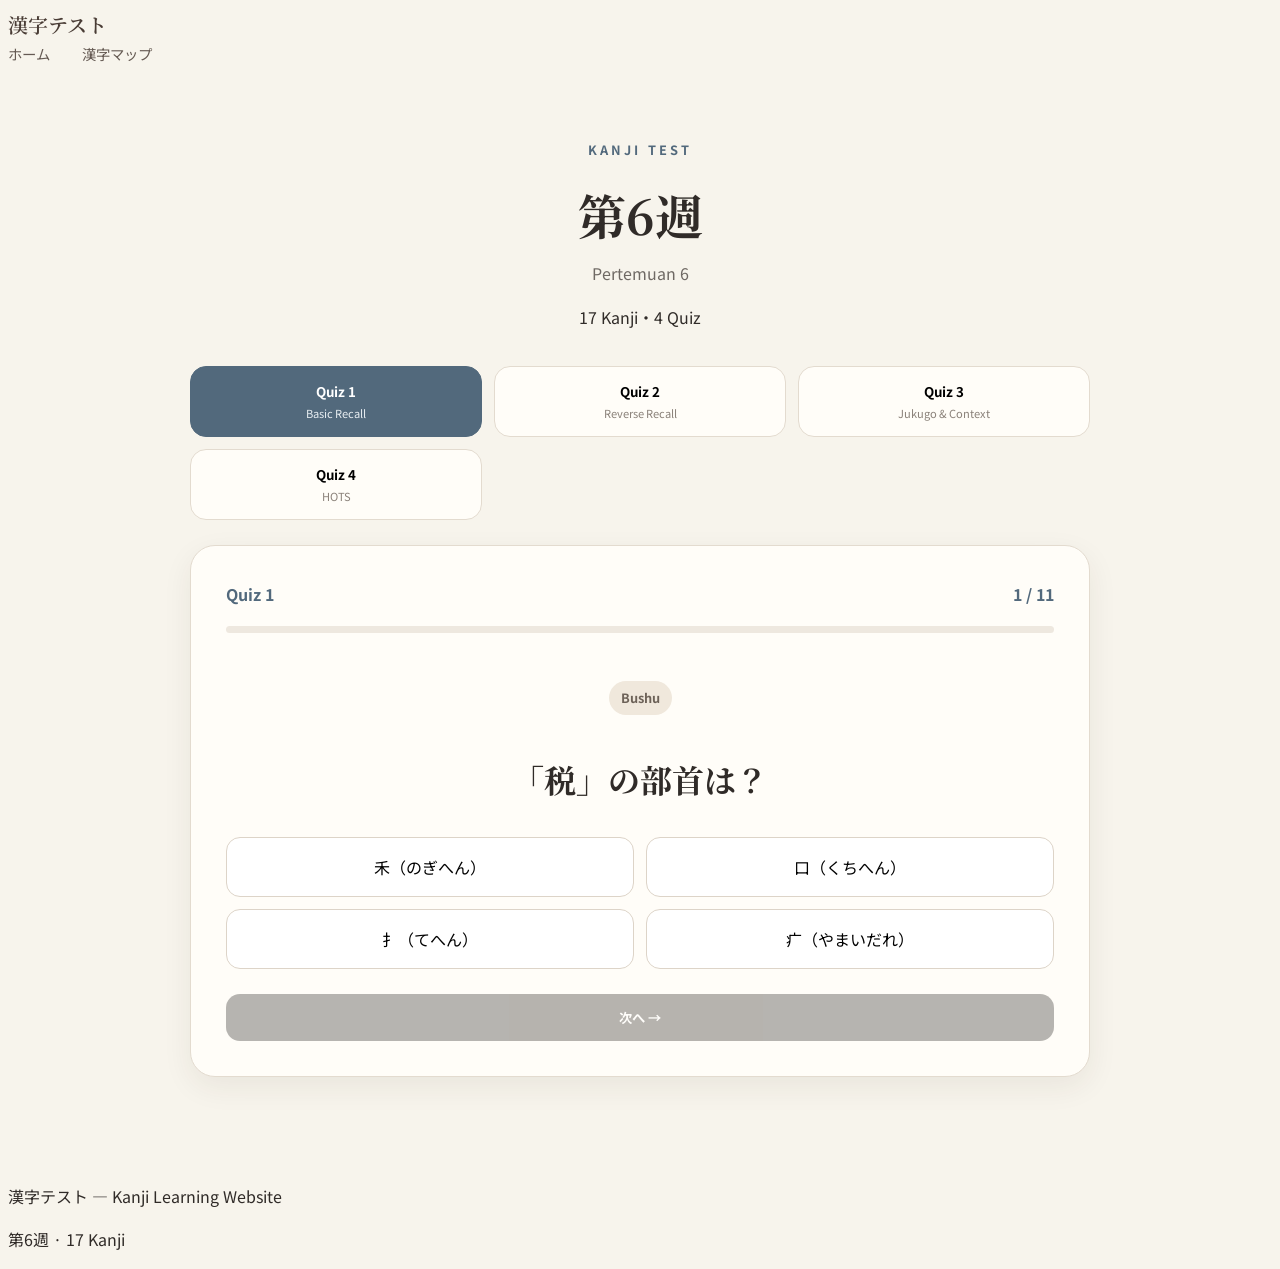
<file: pertemuan 6.html>
<!DOCTYPE html>

<html lang="ja">
<head>
    <meta charset="UTF-8">
    <meta name="viewport" content="width=device-width, initial-scale=1.0">


<title>第6週 | 漢字テスト</title>

<!-- Google Fonts -->
<link rel="preconnect" href="https://fonts.googleapis.com">
<link rel="preconnect" href="https://fonts.gstatic.com" crossorigin>

<link href="https://fonts.googleapis.com/css2?family=Noto+Sans+JP:wght@400;500;600;700&family=Noto+Serif+JP:wght@400;500;600&display=swap" rel="stylesheet">

<link rel="stylesheet" href="style.css">


</head>

<body>

<header class="site-header">
    <div class="header-inner">


    <a href="index.html" class="logo">
        漢字テスト
    </a>

    <nav class="nav-menu">
        <a href="index.html">ホーム</a>
        <a href="maps.html">漢字マップ</a>
    </nav>

</div>


</header>

<main class="quiz-page">


<section class="quiz-hero">
    <p class="quiz-label">KANJI TEST</p>
    <h1>第6週</h1>
    <p class="quiz-subtitle">Pertemuan 6</p>
    <p>17 Kanji・4 Quiz</p>
</section>


<!-- QUIZ SELECTOR -->

<section class="quiz-selector">

    <button class="quiz-select active" onclick="startQuiz(1)">
        <span>Quiz 1</span>
        <small>Basic Recall</small>
    </button>

    <button class="quiz-select" onclick="startQuiz(2)">
        <span>Quiz 2</span>
        <small>Reverse Recall</small>
    </button>

    <button class="quiz-select" onclick="startQuiz(3)">
        <span>Quiz 3</span>
        <small>Jukugo &amp; Context</small>
    </button>

    <button class="quiz-select" onclick="startQuiz(4)">
        <span>Quiz 4</span>
        <small>HOTS</small>
    </button>

</section>


<!-- JUKUGO SESSION SELECTOR -->

<section
    class="quiz-selector"
    id="jukugoSessionSelector"
    style="display: none;"
>

    <button
        class="quiz-select active"
        onclick="selectJukugoSession(1)"
    >
        <span>Sesi 1</span>
        <small>11 Soal</small>
    </button>

    <button
        class="quiz-select"
        onclick="selectJukugoSession(2)"
    >
        <span>Sesi 2</span>
        <small>11 Soal</small>
    </button>

    <button
        class="quiz-select"
        onclick="selectJukugoSession(3)"
    >
        <span>Sesi 3</span>
        <small>12 Soal</small>
    </button>

</section>


<!-- QUIZ AREA -->

<section class="quiz-card" id="quizArea">

    <div class="quiz-top">
        <span id="quizTitle">Quiz 1</span>
        <span id="questionNumber">1 / 11</span>
    </div>

    <div class="progress-container">
        <div id="progressBar"></div>
    </div>

    <div class="question-area">

        <p class="question-type" id="questionType">
            Kunyomi
        </p>

        <h2 id="questionText">
            Memuat soal...
        </h2>

        <div id="answerArea" class="answer-area">
        </div>

    </div>

    <button
        id="nextButton"
        class="next-button"
        onclick="nextQuestion()"
        disabled
    >
        次へ →
    </button>

</section>


<!-- RESULT -->

<section
    class="result-card"
    id="resultArea"
    style="display: none;"
>

    <p class="result-label">
        QUIZ RESULT
    </p>

    <h2 id="resultTitle">
        すごい！
    </h2>

    <div class="score-circle">
        <span id="scoreText">0%</span>
    </div>

    <p id="resultMessage">
        よくできました！
    </p>

    <div class="result-detail">
        <span id="correctText">0 benar</span>
        <span id="wrongText">0 salah</span>
    </div>

    <div class="result-buttons">

        <button
            class="retry-button"
            onclick="retryQuiz()"
        >
            もう一度
        </button>

        <button
            class="retry-button"
            id="nextSessionButton"
            onclick="goToNextSession()"
            style="display: none;"
        >
            Sesi berikutnya →
        </button>

        <a
            href="maps.html"
            class="map-button"
        >
            漢字マップへ
        </a>

    </div>

</section>

</main>

<footer class="site-footer">
    <p>漢字テスト — Kanji Learning Website</p>
    <p>第6週 · 17 Kanji</p>
</footer>

<script src="script6.js"></script>

</body>
</html>
</file>
<file: style.css>
css
/* =========================================
   BASIC
========================================= */

* {
    margin: 0;
    padding: 0;
    box-sizing: border-box;
}

html {
    scroll-behavior: smooth;
}

body {
    font-family: "Noto Sans JP", sans-serif;
    background: #f7f4ec;
    color: #302b28;
    line-height: 1.7;
    transition: background 0.3s ease, color 0.3s ease;
}

a {
    text-decoration: none;
    color: inherit;
}


/* =========================================
   NAVBAR
========================================= */

.navbar {
    width: 100%;
    height: 72px;

    display: flex;
    align-items: center;
    justify-content: space-between;

    padding: 0 7%;

    background: rgba(247, 244, 236, 0.92);
    border-bottom: 1px solid #e6dfd2;

    position: sticky;
    top: 0;
    z-index: 100;

    backdrop-filter: blur(12px);
}

.logo {
    font-family: "Noto Serif JP", serif;
    font-size: 1.25rem;
    font-weight: 600;
    color: #493c35;
}

.nav-menu {
    display: flex;
    gap: 32px;
}

.nav-menu a {
    font-size: 0.9rem;
    color: #655a53;
    transition: color 0.2s ease;
}

.nav-menu a:hover {
    color: #53677a;
}


/* =========================================
   HERO
========================================= */

.hero {
    min-height: 620px;

    display: flex;
    align-items: center;
    justify-content: space-between;

    padding: 90px 9% 80px;

    position: relative;
    overflow: hidden;

    background:
        radial-gradient(
            circle at 80% 30%,
            rgba(109, 130, 148, 0.14),
            transparent 35%
        ),
        #f7f4ec;
}

.hero-text {
    max-width: 650px;
    position: relative;
    z-index: 2;
}

.welcome-jp {
    font-family: "Noto Serif JP", serif;
    font-size: 1.1rem;
    color: #61778b;
    margin-bottom: 10px;
}

.hero h1 {
    font-family: "Noto Serif JP", serif;
    font-size: clamp(4rem, 9vw, 7.5rem);
    font-weight: 500;
    line-height: 1.15;
    letter-spacing: 0.04em;

    color: #332b27;
}

.hero-subtitle {
    margin-top: 8px;

    font-size: 0.95rem;
    letter-spacing: 0.3em;

    color: #85786e;
}

.hero-description {
    margin-top: 28px;

    font-family: "Noto Serif JP", serif;
    font-size: 1.25rem;

    color: #4b423d;
}

.hero-description-id {
    max-width: 520px;

    margin-top: 6px;

    font-size: 0.95rem;
    color: #756b64;
}

.hero-buttons {
    display: flex;
    flex-wrap: wrap;
    gap: 12px;

    margin-top: 32px;
}


/* =========================================
   BUTTONS
========================================= */

.btn {
    display: inline-flex;
    align-items: center;
    justify-content: center;

    min-height: 48px;
    padding: 0 25px;

    border-radius: 10px;

    font-size: 0.9rem;
    font-weight: 600;

    transition:
        transform 0.2s ease,
        background 0.2s ease,
        border-color 0.2s ease;
}

.btn:hover {
    transform: translateY(-2px);
}

.btn-primary {
    background: #52697c;
    color: #ffffff;
}

.btn-primary:hover {
    background: #44596b;
}

.btn-secondary {
    border: 1px solid #c9c0b5;
    color: #554b45;
    background: rgba(255, 255, 255, 0.45);
}

.btn-secondary:hover {
    border-color: #52697c;
}


/* =========================================
   DECORATIVE KANJI
========================================= */

.hero-kanji {
    width: 390px;
    height: 390px;

    position: relative;

    display: flex;
    align-items: center;
    justify-content: center;

    border-radius: 50%;

    background:
        radial-gradient(
            circle,
            rgba(82, 105, 124, 0.13),
            rgba(82, 105, 124, 0.03) 65%,
            transparent 66%
        );
}

.kanji {
    position: absolute;

    font-family: "Noto Serif JP", serif;

    color: #596f82;

    user-select: none;
}

.kanji-1 {
    font-size: 7rem;
    transform: translate(-75px, -65px);
}

.kanji-2 {
    font-size: 6rem;
    transform: translate(80px, 40px);
}

.kanji-3 {
    font-size: 4rem;
    transform: translate(5px, 105px);

    color: #9a897c;
}


/* =========================================
   WELCOME CARD
========================================= */

.welcome-section {
    padding: 30px 9% 80px;
}

.welcome-card {
    max-width: 1050px;
    margin: auto;

    display: flex;
    align-items: center;
    gap: 22px;

    padding: 26px 30px;

    border: 1px solid #e3dbcf;
    border-radius: 16px;

    background: #fffdf8;

    box-shadow: 0 8px 30px rgba(65, 52, 43, 0.05);
}

.welcome-icon {
    width: 62px;
    height: 62px;

    flex-shrink: 0;

    display: flex;
    align-items: center;
    justify-content: center;

    border-radius: 14px;

    background: #e9eef1;

    font-family: "Noto Serif JP", serif;
    font-size: 1.8rem;

    color: #52697c;
}

.welcome-card h2 {
    font-family: "Noto Serif JP", serif;
    font-size: 1.25rem;

    color: #433a35;
}

.welcome-card p {
    margin-top: 4px;

    font-size: 0.9rem;
    color: #746b64;
}


/* =========================================
   MESSAGE FOR FRIENDS
========================================= */

.message-section {
    padding: 0 9% 80px;
}

.message-card {
    max-width: 1050px;
    margin: auto;

    display: flex;
    align-items: center;
    gap: 24px;

    padding: 30px 34px;

    border: 1px solid #e3dbcf;
    border-radius: 20px;

    background:
        linear-gradient(
            135deg,
            #fffdf8,
            #f1f3f3
        );

    box-shadow: 0 8px 30px rgba(65, 52, 43, 0.05);

    position: relative;
    overflow: hidden;
}

.message-card::after {
    content: "頑張ろう";
    
    position: absolute;
    right: 28px;
    bottom: -15px;

    font-family: "Noto Serif JP", serif;
    font-size: 4rem;

    color: rgba(82, 105, 124, 0.06);

    pointer-events: none;
}

.message-icon {
    width: 64px;
    height: 64px;

    flex-shrink: 0;

    display: flex;
    align-items: center;
    justify-content: center;

    border-radius: 16px;

    background: #f0e8dc;

    font-size: 1.7rem;
}

.message-content {
    position: relative;
    z-index: 1;
}

.message-label {
    font-size: 0.68rem;
    font-weight: 700;

    letter-spacing: 0.2em;

    color: #718394;
}

.message-content h2 {
    margin-top: 3px;

    font-family: "Noto Serif JP", serif;
    font-size: 1.45rem;
    font-weight: 500;

    color: #3d342f;
}

.message-content p {
    margin-top: 7px;

    font-size: 0.88rem;

    color: #746b64;
}

.message-content .message-end {
    margin-top: 12px;

    font-family: "Noto Serif JP", serif;
    font-weight: 600;

    color: #52697c;
}


/* =========================================
   MESSAGE - DARK MODE
========================================= */

@media (prefers-color-scheme: dark) {

    .message-card {
        background:
            linear-gradient(
                135deg,
                #252321,
                #292e31
            );

        border-color: #3c3835;

        box-shadow: none;
    }

    .message-icon {
        background: #35312d;
    }

    .message-label {
        color: #9cb0c0;
    }

    .message-content h2 {
        color: #eee8e1;
    }

    .message-content p {
        color: #aaa19a;
    }

    .message-content .message-end {
        color: #a9bfd0;
    }

    .message-card::after {
        color: rgba(169, 191, 208, 0.05);
    }
}


/* =========================================
   MESSAGE - MOBILE
========================================= */

@media (max-width: 650px) {

    .message-section {
        padding:
            0 5% 65px;
    }

    .message-card {
        align-items: flex-start;

        gap: 16px;

        padding: 22px;

        border-radius: 17px;
    }

    .message-icon {
        width: 50px;
        height: 50px;

        border-radius: 13px;

        font-size: 1.4rem;
    }

    .message-content h2 {
        font-size: 1.25rem;
    }

    .message-content p {
        font-size: 0.82rem;
    }

    .message-card::after {
        font-size: 2.8rem;
        right: 15px;
        bottom: -8px;
    }
}


/* =========================================
   MENU SECTION
========================================= */

.menu-section {
    padding: 20px 9% 100px;
}

.section-heading {
    max-width: 700px;
    margin: 0 auto 42px;

    text-align: center;
}

.section-label {
    font-size: 0.72rem;
    font-weight: 700;

    letter-spacing: 0.2em;

    color: #718394;
}

.section-heading h2 {
    margin-top: 8px;

    font-family: "Noto Serif JP", serif;
    font-size: 2.3rem;
    font-weight: 500;

    color: #3d342f;
}

.section-heading p {
    margin-top: 5px;

    color: #7b716a;
    font-size: 0.9rem;
}


/* =========================================
   MENU GRID
========================================= */

.menu-grid {
    max-width: 1050px;
    margin: auto;

    display: grid;

    grid-template-columns:
        repeat(2, minmax(0, 1fr));

    gap: 16px;
}


/* =========================================
   MENU CARD
========================================= */

.menu-card {
    min-height: 150px;

    display: flex;
    align-items: center;
    gap: 20px;

    padding: 22px;

    position: relative;

    border: 1px solid #e3dbcf;
    border-radius: 16px;

    background: #fffdf8;

    transition:
        transform 0.2s ease,
        box-shadow 0.2s ease,
        border-color 0.2s ease;
}

.menu-card:hover {
    transform: translateY(-4px);

    border-color: #b7c3cc;

    box-shadow:
        0 14px 35px rgba(60, 49, 42, 0.08);
}

.map-card {
    grid-column: 1 / -1;

    background:
        linear-gradient(
            135deg,
            #fffdf8,
            #f0f3f4
        );
}

.card-icon {
    width: 68px;
    height: 68px;

    flex-shrink: 0;

    display: flex;
    align-items: center;
    justify-content: center;

    border-radius: 14px;

    background: #edf0f1;

    font-family: "Noto Serif JP", serif;
    font-size: 2rem;

    color: #566d80;
}

.map-card .card-icon {
    font-family: "Noto Sans JP", sans-serif;
    font-size: 1.7rem;
}

.card-content {
    padding-right: 30px;
}

.card-number {
    font-size: 0.68rem;
    font-weight: 700;

    letter-spacing: 0.15em;

    color: #8b7c70;
}

.card-content h3 {
    margin-top: 2px;

    font-family: "Noto Serif JP", serif;
    font-size: 1.4rem;
    font-weight: 500;

    color: #3d342f;
}

.card-content p {
    margin-top: 2px;

    font-size: 0.82rem;
    color: #81766e;
}

.arrow {
    position: absolute;
    right: 22px;

    font-size: 1.3rem;

    color: #8b7f76;

    transition:
        transform 0.2s ease,
        color 0.2s ease;
}

.menu-card:hover .arrow {
    transform: translateX(4px);
    color: #52697c;
}


/* =========================================
   FOOTER
========================================= */

.footer {
    padding: 35px 20px;

    text-align: center;

    border-top: 1px solid #e3dbcf;

    color: #82776f;

    background: #f1ede4;
}

.footer p {
    font-family: "Noto Serif JP", serif;
    font-size: 1rem;
}

.footer span {
    display: block;

    margin-top: 3px;

    font-size: 0.72rem;
    letter-spacing: 0.12em;
}


/* =========================================
   DARK MODE
   Mengikuti pengaturan perangkat
========================================= */

@media (prefers-color-scheme: dark) {

    body {
        background: #1d1c1b;
        color: #eee9e2;
    }

    .navbar {
        background: rgba(29, 28, 27, 0.94);
        border-bottom-color: #363331;
    }

    .logo {
        color: #eee9e2;
    }

    .nav-menu a {
        color: #bdb5ad;
    }

    .nav-menu a:hover {
        color: #a9bfd0;
    }

    .hero {
        background:
            radial-gradient(
                circle at 80% 30%,
                rgba(100, 127, 150, 0.15),
                transparent 35%
            ),
            #1d1c1b;
    }

    .welcome-jp {
        color: #9db2c4;
    }

    .hero h1 {
        color: #f2eee8;
    }

    .hero-subtitle {
        color: #aaa098;
    }

    .hero-description {
        color: #d3cbc3;
    }

    .hero-description-id {
        color: #a9a19a;
    }

    .btn-secondary {
        background: #272523;
        border-color: #514b46;
        color: #ddd6cf;
    }

    .btn-secondary:hover {
        border-color: #91a9bc;
    }

    .welcome-card,
    .menu-card {
        background: #252321;
        border-color: #3c3835;
        box-shadow: none;
    }

    .welcome-card h2,
    .card-content h3 {
        color: #eee8e1;
    }

    .welcome-card p,
    .card-content p,
    .section-heading p {
        color: #aaa19a;
    }

    .welcome-icon,
    .card-icon {
        background: #30383e;
        color: #a9bfd0;
    }

    .map-card {
        background:
            linear-gradient(
                135deg,
                #252321,
                #292e31
            );
    }

    .section-label {
        color: #9cb0c0;
    }

    .section-heading h2 {
        color: #eee8e1;
    }

    .card-number {
        color: #a89b8f;
    }

    .arrow {
        color: #aaa099;
    }

    .menu-card:hover {
        border-color: #667887;
        box-shadow: 0 14px 35px rgba(0, 0, 0, 0.2);
    }

    .footer {
        background: #171615;
        border-top-color: #363331;
        color: #9d958e;
    }
}


/* =========================================
   TABLET
========================================= */

@media (max-width: 900px) {

    .hero {
        padding-left: 7%;
        padding-right: 7%;
    }

    .hero-kanji {
        width: 280px;
        height: 280px;
    }

    .kanji-1 {
        font-size: 5.5rem;
    }

    .kanji-2 {
        font-size: 4.8rem;
    }

    .kanji-3 {
        font-size: 3.2rem;
    }

    .menu-section,
    .welcome-section {
        padding-left: 7%;
        padding-right: 7%;
    }
}


/* =========================================
   MOBILE
========================================= */

@media (max-width: 650px) {

    .navbar {
        height: 64px;
        padding: 0 5%;
    }

    .nav-menu {
        gap: 14px;
    }

    .nav-menu a {
        font-size: 0.75rem;
    }

    .hero {
        min-height: auto;

        padding:
            65px 7% 70px;

        text-align: center;

        display: flex;
        flex-direction: column;
    }

    .hero h1 {
        font-size: clamp(3.3rem, 15vw, 5rem);
    }

    .hero-description {
        font-size: 1.05rem;
    }

    .hero-description-id {
        font-size: 0.85rem;
    }

    .hero-buttons {
        justify-content: center;
    }

    .hero-kanji {
        width: 230px;
        height: 230px;

        margin-top: 45px;
    }

    .kanji-1 {
        font-size: 4.5rem;
        transform: translate(-45px, -40px);
    }

    .kanji-2 {
        font-size: 4rem;
        transform: translate(45px, 35px);
    }

    .kanji-3 {
        font-size: 2.7rem;
        transform: translate(0, 70px);
    }

    .welcome-section {
        padding:
            10px 5% 65px;
    }

    .welcome-card {
        align-items: flex-start;
        padding: 20px;
    }

    .welcome-icon {
        width: 52px;
        height: 52px;
        font-size: 1.5rem;
    }

    .menu-section {
        padding:
            10px 5% 70px;
    }

    .section-heading h2 {
        font-size: 1.9rem;
    }

    .menu-grid {
        grid-template-columns: 1fr;
    }

    .map-card {
        grid-column: auto;
    }

    .menu-card {
        min-height: 125px;
        padding: 18px;
    }

    .card-icon {
        width: 56px;
        height: 56px;
        font-size: 1.7rem;
    }

    .card-content h3 {
        font-size: 1.2rem;
    }

    .card-content p {
        font-size: 0.76rem;
    }
}


/* =========================================
   VERY SMALL SCREEN
========================================= */

@media (max-width: 400px) {

    .nav-menu a:first-child {
        display: none;
    }

    .hero {
        padding-top: 50px;
    }

    .hero-buttons {
        flex-direction: column;
        width: 100%;
    }

    .btn {
        width: 100%;
    }
}
/* =========================================
   KANJI MAP
========================================= */

.map-page {
    width: min(1100px, 92%);
    margin: 0 auto;
    padding: 70px 0 90px;
}

/* Hero */

.map-hero {
    text-align: center;
    margin-bottom: 55px;
}

.map-label {
    font-size: 0.8rem;
    letter-spacing: 0.25em;
    font-weight: 700;
    color: #52697c;
    margin-bottom: 12px;
}

.map-hero h1 {
    font-family: "Noto Serif JP", serif;
    font-size: clamp(2.2rem, 5vw, 3.5rem);
    margin: 0;
}

.map-subtitle {
    margin-top: 8px;
    font-size: 1rem;
    color: #52697c;
}

.map-description {
    margin-top: 20px;
    line-height: 1.9;
    color: #6f6964;
}


/* Week Box */

.kanji-week {
    background: #fffdf8;
    border: 1px solid #e3dbcf;
    border-radius: 24px;
    padding: 30px;
    margin-bottom: 28px;

    box-shadow: 0 8px 25px rgba(60, 45, 30, 0.06);

    transition:
        transform 0.2s ease,
        box-shadow 0.2s ease;
}

.kanji-week:hover {
    transform: translateY(-3px);
    box-shadow: 0 12px 30px rgba(60, 45, 30, 0.10);
}


/* Week Header */

.week-header {
    display: flex;
    align-items: center;
    gap: 18px;
    margin-bottom: 25px;
}

.week-number {
    width: 55px;
    height: 55px;

    display: flex;
    align-items: center;
    justify-content: center;

    border-radius: 16px;

    background: #52697c;
    color: white;

    font-size: 1.05rem;
    font-weight: 700;
    letter-spacing: 0.05em;
}

.week-label {
    margin: 0 0 2px;

    font-size: 0.75rem;
    font-weight: 700;
    letter-spacing: 0.15em;

    color: #8a8179;
}

.week-header h2 {
    margin: 0;

    font-family: "Noto Serif JP", serif;
    font-size: 1.5rem;
}


/* Kanji List */

.kanji-list {
    display: flex;
    flex-wrap: wrap;
    gap: 9px;

    padding: 20px;

    background: #f7f4ec;
    border-radius: 18px;
}

.kanji-list span {
    width: 48px;
    height: 48px;

    display: flex;
    align-items: center;
    justify-content: center;

    background: #fffdf8;
    border: 1px solid #e3dbcf;
    border-radius: 12px;

    font-family: "Noto Serif JP", serif;
    font-size: 1.35rem;

    transition:
        transform 0.15s ease,
        background 0.15s ease;
}

.kanji-list span:hover {
    transform: translateY(-3px);
    background: #f0e8dc;
}


/* Test Button */

.week-button {
    display: inline-flex;
    align-items: center;

    margin-top: 22px;
    padding: 11px 18px;

    border-radius: 12px;

    background: #302b28;
    color: #ffffff;

    text-decoration: none;
    font-size: 0.9rem;
    font-weight: 600;

    transition:
        transform 0.2s ease,
        opacity 0.2s ease;
}

.week-button:hover {
    transform: translateX(3px);
    opacity: 0.85;
}


/* =========================================
   DARK MODE
========================================= */

@media (prefers-color-scheme: dark) {

    .map-label {
        color: #a9bfd0;
    }

    .map-subtitle {
        color: #a9bfd0;
    }

    .map-description {
        color: #b8b0a9;
    }

    .kanji-week {
        background: #252321;
        border-color: #3a3632;

        box-shadow: 0 8px 25px rgba(0, 0, 0, 0.18);
    }

    .week-number {
        background: #607b90;
    }

    .week-label {
        color: #99918b;
    }

    .kanji-list {
        background: #1d1c1b;
    }

    .kanji-list span {
        background: #292725;
        border-color: #403b37;
        color: #f4eee7;
    }

    .kanji-list span:hover {
        background: #35312d;
    }

    .week-button {
        background: #eee8df;
        color: #282522;
    }
}


/* =========================================
   MOBILE
========================================= */

@media (max-width: 600px) {

    .map-page {
        width: 90%;
        padding: 45px 0 65px;
    }

    .map-hero {
        margin-bottom: 35px;
    }

    .kanji-week {
        padding: 20px;
        border-radius: 19px;
    }

    .week-header {
        gap: 12px;
        margin-bottom: 18px;
    }

    .week-number {
        width: 45px;
        height: 45px;
        border-radius: 13px;
        font-size: 0.9rem;
    }

    .week-header h2 {
        font-size: 1.25rem;
    }

    .kanji-list {
        padding: 14px;
        gap: 7px;
    }

    .kanji-list span {
        width: 42px;
        height: 42px;

        border-radius: 10px;
        font-size: 1.15rem;
    }

    .week-button {
        width: 100%;
        justify-content: center;
    }
}
/* =========================================
   QUIZ PAGE
========================================= */

.quiz-page {
    width: min(900px, 92%);
    margin: 0 auto;
    padding: 60px 0 90px;
}


/* HERO */

.quiz-hero {
    text-align: center;
    margin-bottom: 35px;
}

.quiz-label {
    color: #52697c;
    font-size: 0.8rem;
    font-weight: 700;
    letter-spacing: 0.25em;
}

.quiz-hero h1 {
    font-family: "Noto Serif JP", serif;
    font-size: 3rem;
    margin: 10px 0 0;
}

.quiz-subtitle {
    color: #6f6964;
    margin: 5px 0;
}


/* QUIZ SELECTOR */

.quiz-selector {
    display: grid;
    grid-template-columns: repeat(3, 1fr);
    gap: 12px;
    margin-bottom: 25px;
}

.quiz-select {
    border: 1px solid #e3dbcf;
    background: #fffdf8;
    border-radius: 16px;
    padding: 15px;

    cursor: pointer;

    font-family: "Noto Sans JP", sans-serif;

    transition: 0.2s ease;
}

.quiz-select span {
    display: block;
    font-weight: 700;
}

.quiz-select small {
    display: block;
    margin-top: 4px;
    color: #8a8179;
}

.quiz-select:hover {
    transform: translateY(-2px);
}

.quiz-select.active {
    background: #52697c;
    color: white;
    border-color: #52697c;
}

.quiz-select.active small {
    color: #e8eef2;
}


/* QUIZ CARD */

.quiz-card,
.result-card {
    background: #fffdf8;
    border: 1px solid #e3dbcf;
    border-radius: 25px;

    padding: 35px;

    box-shadow: 0 10px 30px rgba(60, 45, 30, 0.07);
}


/* TOP */

.quiz-top {
    display: flex;
    justify-content: space-between;
    align-items: center;

    font-weight: 700;
    color: #52697c;
}


/* PROGRESS */

.progress-container {
    width: 100%;
    height: 7px;

    background: #eee8df;

    border-radius: 20px;

    margin: 18px 0 35px;

    overflow: hidden;
}

#progressBar {
    height: 100%;
    width: 0;

    background: #52697c;

    transition: width 0.3s ease;
}


/* QUESTION */

.question-area {
    text-align: center;
}

.question-type {
    display: inline-block;

    padding: 6px 12px;

    border-radius: 20px;

    background: #f0e8dc;
    color: #6d6258;

    font-size: 0.8rem;
    font-weight: 700;
}

.question-area h2 {
    font-family: "Noto Serif JP", serif;

    font-size: clamp(1.4rem, 4vw, 2rem);

    line-height: 1.7;

    margin: 25px 0 30px;
}


/* ANSWERS */

.answer-area {
    display: grid;
    grid-template-columns: repeat(2, 1fr);
    gap: 12px;
}

.answer-choice {
    min-height: 60px;

    padding: 12px 15px;

    border-radius: 14px;

    border: 1px solid #ddd4c8;

    background: #fff;

    font-family: "Noto Sans JP", sans-serif;

    font-size: 1rem;

    cursor: pointer;

    transition: 0.2s ease;
}

.answer-choice:hover:not(:disabled) {
    transform: translateY(-2px);
    border-color: #52697c;
}

.answer-choice.correct {
    background: #e3eee7;
    border-color: #6f9b7e;
    color: #315c3e;
}

.answer-choice.wrong {
    background: #f4e2df;
    border-color: #b87970;
    color: #743e37;
}


/* NEXT BUTTON */

.next-button {
    width: 100%;

    margin-top: 25px;

    padding: 14px;

    border: none;
    border-radius: 14px;

    background: #302b28;
    color: white;

    font-family: "Noto Sans JP", sans-serif;
    font-weight: 700;

    cursor: pointer;

    transition: 0.2s ease;
}

.next-button:hover:not(:disabled) {
    opacity: 0.85;
    transform: translateY(-2px);
}

.next-button:disabled {
    opacity: 0.35;
    cursor: not-allowed;
}


/* =========================================
   RESULT
========================================= */

.result-card {
    text-align: center;
}

.result-label {
    color: #52697c;
    font-size: 0.8rem;
    font-weight: 700;
    letter-spacing: 0.2em;
}

.result-card h2 {
    font-family: "Noto Serif JP", serif;
    font-size: 2rem;
}

.score-circle {
    width: 140px;
    height: 140px;

    margin: 25px auto;

    border-radius: 50%;

    background: #f0e8dc;

    display: flex;
    align-items: center;
    justify-content: center;
}

#scoreText {
    font-size: 2rem;
    font-weight: 700;
    color: #52697c;
}

#resultMessage {
    color: #6f6964;
}

.result-detail {
    display: flex;
    justify-content: center;
    gap: 20px;

    margin: 20px 0;

    font-weight: 600;
}

.result-buttons {
    display: flex;
    justify-content: center;
    gap: 12px;

    margin-top: 25px;
}

.retry-button,
.map-button {
    padding: 12px 20px;

    border-radius: 12px;

    font-family: "Noto Sans JP", sans-serif;
    font-weight: 700;

    cursor: pointer;

    text-decoration: none;
}

.retry-button {
    border: none;
    background: #52697c;
    color: white;
}

.map-button {
    background: #f0e8dc;
    color: #302b28;
}


/* =========================================
   DARK MODE
========================================= */

@media (prefers-color-scheme: dark) {

    .quiz-label {
        color: #a9bfd0;
    }

    .quiz-subtitle {
        color: #aaa39d;
    }

    .quiz-select,
    .quiz-card,
    .result-card {
        background: #252321;
        border-color: #3a3632;
    }

    .quiz-select small {
        color: #99918b;
    }

    .quiz-select.active {
        background: #607b90;
        border-color: #607b90;
    }

    .progress-container {
        background: #3a3632;
    }

    .question-type {
        background: #35312d;
        color: #c7bfb7;
    }

    .answer-choice {
        background: #292725;
        border-color: #403b37;
        color: #f4eee7;
    }

    .answer-choice.correct {
        background: #294132;
        color: #b8d9c1;
    }

    .answer-choice.wrong {
        background: #492d29;
        color: #e2b5ae;
    }

    .next-button {
        background: #eee8df;
        color: #282522;
    }

    .score-circle {
        background: #35312d;
    }

    .map-button {
        background: #35312d;
        color: #eee8df;
    }
}


/* =========================================
   MOBILE
========================================= */

@media (max-width: 600px) {

    .quiz-page {
        width: 90%;
        padding: 45px 0 65px;
    }

    .quiz-hero h1 {
        font-size: 2.3rem;
    }

    .quiz-selector {
        grid-template-columns: 1fr;
    }

    .quiz-card,
    .result-card {
        padding: 22px;
        border-radius: 20px;
    }

    .answer-area {
        grid-template-columns: 1fr;
    }

    .result-buttons {
        flex-direction: column;
    }

    .retry-button,
    .map-button {
        width: 100%;
        text-align: center;
    }
}
</file>
